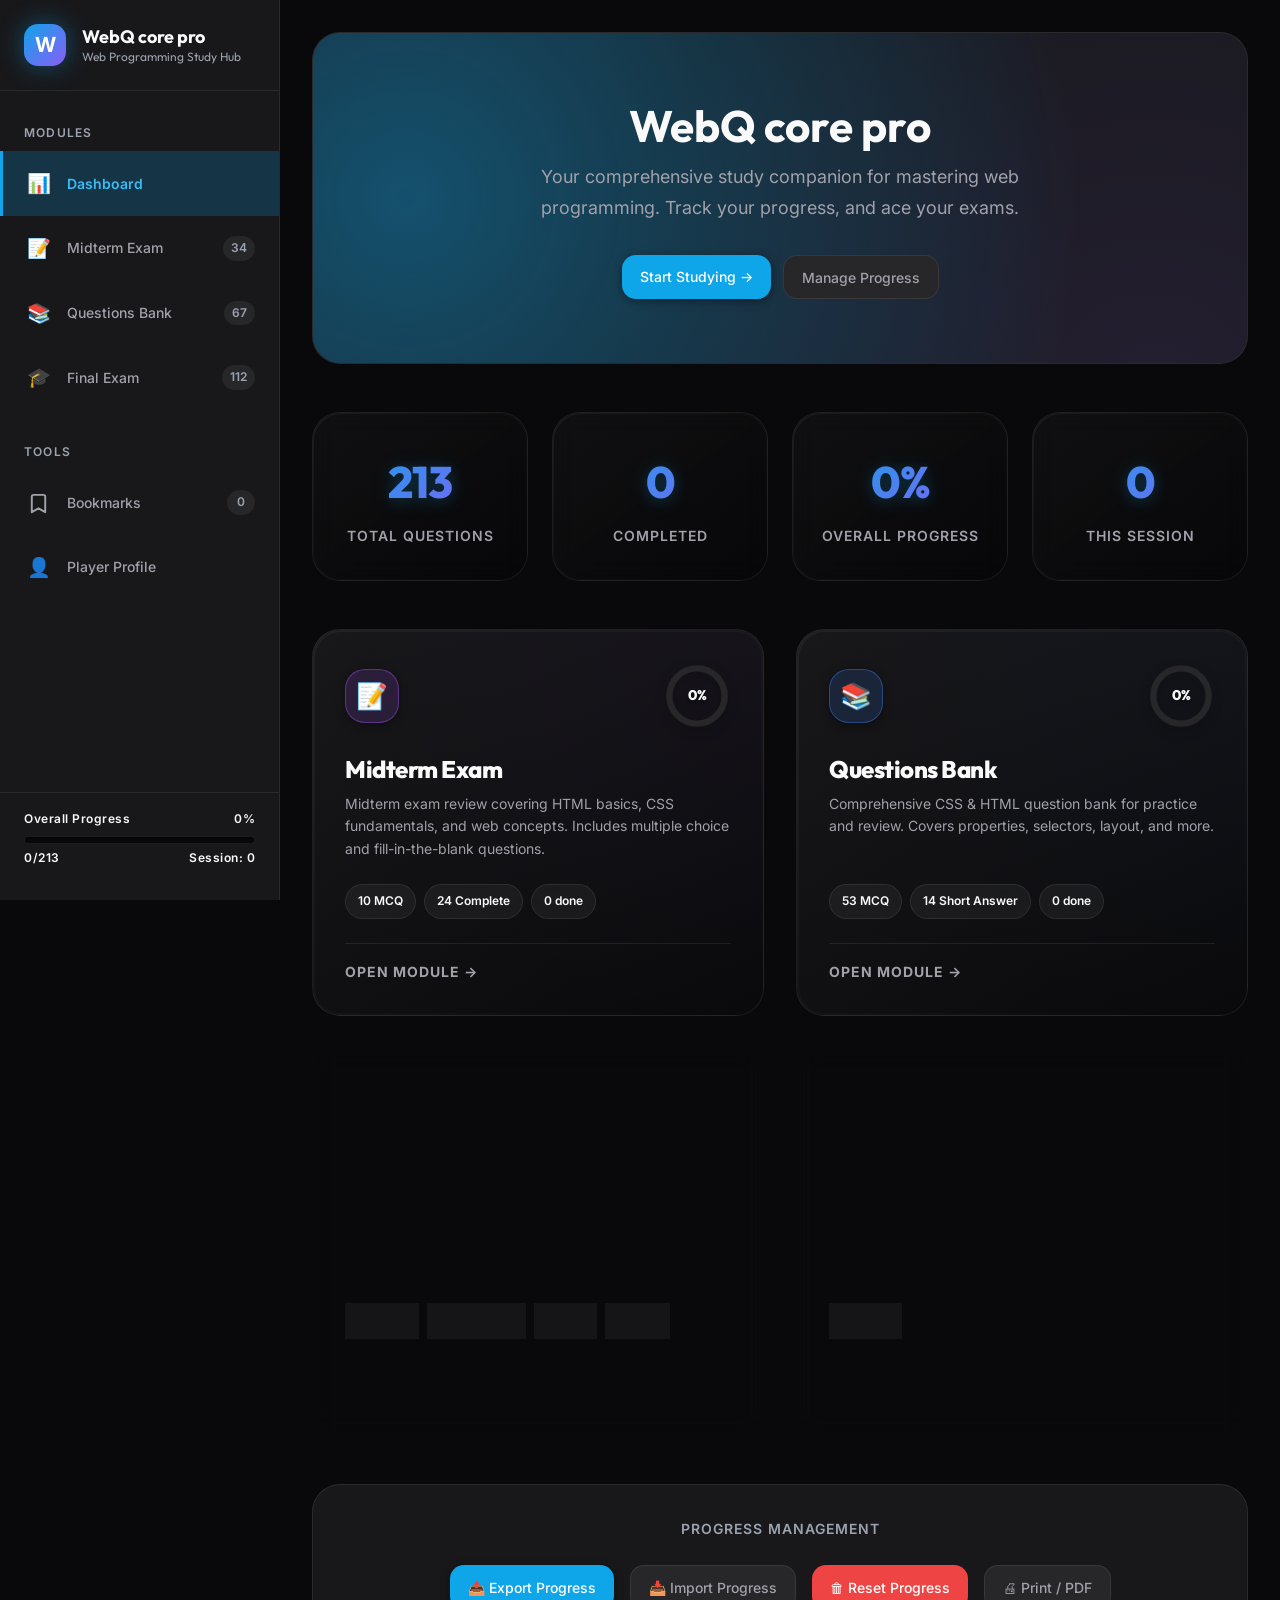
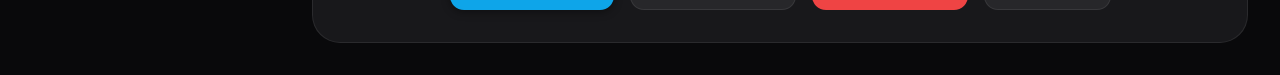
<file: index.html>
<!DOCTYPE html>
<html lang="en">
<head>
    <meta charset="UTF-8">
    <meta name="viewport" content="width=device-width, initial-scale=1.0">
    <meta name="description" content="WebQ core pro — A comprehensive web programming learning platform for university students. Track progress, and master HTML, CSS & JavaScript.">
    <title>WebQ core pro — Dashboard</title>
    <link rel="preconnect" href="https://fonts.googleapis.com">
    <link rel="preconnect" href="https://fonts.gstatic.com" crossorigin>
    <link href="https://fonts.googleapis.com/css2?family=Inter:wght@300;400;500;600;700&family=Outfit:wght@400;500;600;700;800&family=JetBrains+Mono:wght@400;500&display=swap" rel="stylesheet">
    <link rel="stylesheet" href="shared/styles.css">
    <script defer src="https://cloud.umami.is/script.js" data-website-id="bdf5019f-ab4c-484a-9d8c-2128169dc27f"></script>
</head>
<body>
    <div class="app-layout">

        <!-- ======== SIDEBAR ======== -->
        <aside class="sidebar" aria-label="Main Navigation">
            <div class="sidebar-brand">
                <div class="brand-icon">W</div>
                <div class="brand-text">
                    WebQ core pro
                    <small>Web Programming Study Hub</small>
                </div>
            </div>

            <nav class="sidebar-nav">
                <div class="nav-section-title">Modules</div>
                <a href="index.html" class="nav-link active" aria-label="Dashboard">
                    <span class="nav-icon">📊</span>
                    <span>Dashboard</span>
                </a>
                <a href="midterm/index.html" class="nav-link" aria-label="Midterm Exam">
                    <span class="nav-icon">📝</span>
                    <span>Midterm Exam</span>
                    <span class="nav-badge">34</span>
                </a>
                <a href="questions/index.html" class="nav-link" aria-label="Questions Bank">
                    <span class="nav-icon">📚</span>
                    <span>Questions Bank</span>
                    <span class="nav-badge">67</span>
                </a>
                <a href="final/index.html" class="nav-link" aria-label="Final Exam">
                    <span class="nav-icon">🎓</span>
                    <span>Final Exam</span>
                    <span class="nav-badge">112</span>
                </a>

                <div class="nav-section-title" style="margin-top: 16px;">Tools</div>
                <a href="bookmarks/index.html" class="nav-link" aria-label="Bookmarks">
                    <span class="nav-icon"><svg xmlns="http://www.w3.org/2000/svg" width="1.2em" height="1.2em" viewBox="0 0 24 24" fill="none" stroke="currentColor" stroke-width="2" stroke-linecap="round" stroke-linejoin="round" style="vertical-align: middle; margin-top: -2px;"><path d="m19 21-7-4-7 4V5a2 2 0 0 1 2-2h10a2 2 0 0 1 2 2v16z"/></svg></span>
                    <span>Bookmarks</span>
                    <span class="nav-badge" id="sidebar-bookmarks-count">0</span>
                </a>
                <a href="#" class="nav-link" onclick="openPlayerProfile(); return false;" aria-label="Player Profile">
                    <span class="nav-icon">👤</span>
                    <span>Player Profile</span>
                </a>

            </nav>

            <div class="sidebar-footer">
                <div class="sidebar-progress">
                    <div class="sidebar-progress-label">
                        <span>Overall Progress</span>
                        <span class="sidebar-progress-percent">0%</span>
                    </div>
                    <div class="sidebar-progress-bar">
                        <div class="sidebar-progress-fill" style="width: 0%"></div>
                    </div>
                    <div class="sidebar-progress-label" style="margin-top: 4px;">
                        <span class="sidebar-progress-count">0/0</span>
                        <span>Session: <span id="session-count">0</span></span>
                    </div>
                </div>
            </div>
        </aside>

        <!-- ======== SIDEBAR OVERLAY (Mobile) ======== -->
        <div class="sidebar-overlay" onclick="closeSidebar()"></div>

        <!-- ======== MAIN CONTENT ======== -->
        <main class="main-content">
            <div class="content-wrapper">

                <!-- Hero Section -->
                <section class="dashboard-hero" id="dashboard-hero">
                    <h1>WebQ core pro</h1>
                    <p class="hero-subtitle">Your comprehensive study companion for mastering web programming. Track your progress, and ace your exams.</p>
                    <div style="display: flex; gap: 12px; justify-content: center; flex-wrap: wrap; position: relative;">
                        <a href="midterm/index.html" class="btn btn-primary">Start Studying →</a>
                        <button class="btn btn-secondary" onclick="document.getElementById('quick-actions-section').scrollIntoView({behavior:'smooth'})">Manage Progress</button>
                    </div>
                </section>

                <!-- Global Stats -->
                <section class="global-stats" aria-label="Global Statistics">
                    <div class="stat-card">
                        <div class="stat-value" id="total-questions">213</div>
                        <div class="stat-label">Total Questions</div>
                    </div>
                    <div class="stat-card">
                        <div class="stat-value" id="total-completed">0</div>
                        <div class="stat-label">Completed</div>
                    </div>
                    <div class="stat-card">
                        <div class="stat-value" id="total-percent">0%</div>
                        <div class="stat-label">Overall Progress</div>
                    </div>
                    <div class="stat-card">
                        <div class="stat-value" id="session-count-hero">0</div>
                        <div class="stat-label">This Session</div>
                    </div>
                </section>

                <!-- Module Cards -->
                <section class="modules-grid" aria-label="Study Modules">

                    <!-- Midterm Module -->
                    <a href="midterm/index.html" class="module-card module-midterm">
                        <div class="module-card-header">
                            <div class="module-icon">📝</div>
                            <div class="progress-ring-container">
                                <svg class="progress-ring" viewBox="0 0 64 64">
                                    <circle class="progress-ring-bg" cx="32" cy="32" r="26"/>
                                    <circle class="progress-ring-fill" cx="32" cy="32" r="26" style="stroke-dasharray: 163.36; stroke-dashoffset: 163.36;"/>
                                </svg>
                                <span class="progress-ring-text">0%</span>
                            </div>
                        </div>
                        <h3 class="module-title">Midterm Exam</h3>
                        <p class="module-desc">Midterm exam review covering HTML basics, CSS fundamentals, and web concepts. Includes multiple choice and fill-in-the-blank questions.</p>
                        <div class="module-stats">
                            <span class="module-stat-chip">10 MCQ</span>
                            <span class="module-stat-chip">24 Complete</span>
                            <span class="module-stat-chip module-completed">0 done</span>
                        </div>
                        <div class="module-link-arrow">
                            Open Module →
                        </div>
                    </a>

                    <!-- Questions Bank Module -->
                    <a href="questions/index.html" class="module-card module-questions">
                        <div class="module-card-header">
                            <div class="module-icon">📚</div>
                            <div class="progress-ring-container">
                                <svg class="progress-ring" viewBox="0 0 64 64">
                                    <circle class="progress-ring-bg" cx="32" cy="32" r="26"/>
                                    <circle class="progress-ring-fill" cx="32" cy="32" r="26" style="stroke-dasharray: 163.36; stroke-dashoffset: 163.36;"/>
                                </svg>
                                <span class="progress-ring-text">0%</span>
                            </div>
                        </div>
                        <h3 class="module-title">Questions Bank</h3>
                        <p class="module-desc">Comprehensive CSS & HTML question bank for practice and review. Covers properties, selectors, layout, and more.</p>
                        <div class="module-stats">
                            <span class="module-stat-chip">53 MCQ</span>
                            <span class="module-stat-chip">14 Short Answer</span>
                            <span class="module-stat-chip module-completed">0 done</span>
                        </div>
                        <div class="module-link-arrow">
                            Open Module →
                        </div>
                    </a>

                    <!-- Final Exam Module -->
                    <a href="final/index.html" class="module-card module-final">
                        <div class="module-card-header">
                            <div class="module-icon">🎓</div>
                            <div class="progress-ring-container">
                                <svg class="progress-ring" viewBox="0 0 64 64">
                                    <circle class="progress-ring-bg" cx="32" cy="32" r="26"/>
                                    <circle class="progress-ring-fill" cx="32" cy="32" r="26" style="stroke-dasharray: 163.36; stroke-dashoffset: 163.36;"/>
                                </svg>
                                <span class="progress-ring-text">0%</span>
                            </div>
                        </div>
                        <h3 class="module-title">Final Exam</h3>
                        <p class="module-desc">Complete final exam review covering HTML, CSS, JavaScript, and web fundamentals. Includes MCQ, complete, and true/false questions.</p>
                        <div class="module-stats">
                            <span class="module-stat-chip">69 MCQ</span>
                            <span class="module-stat-chip">23 Complete</span>
                            <span class="module-stat-chip">20 T/F</span>
                            <span class="module-stat-chip module-completed">0 done</span>
                        </div>
                        <div class="module-link-arrow">
                            Open Module →
                        </div>
                    </a>

                    <!-- Bookmarks Module -->
                    <a href="bookmarks/index.html" class="module-card module-bookmarks">
                        <div class="module-card-header">
                            <div class="module-icon"><svg xmlns="http://www.w3.org/2000/svg" width="1em" height="1em" viewBox="0 0 24 24" fill="none" stroke="currentColor" stroke-width="2" stroke-linecap="round" stroke-linejoin="round"><path d="m19 21-7-4-7 4V5a2 2 0 0 1 2-2h10a2 2 0 0 1 2 2v16z"/></svg></div>
                        </div>
                        <h3 class="module-title">Bookmarks</h3>
                        <p class="module-desc">Your curated list of saved questions across all modules. Review your bookmarks here.</p>
                        <div class="module-stats">
                            <span class="module-stat-chip"><span id="bookmarks-count-card">0</span> Saved</span>
                        </div>
                        <div class="module-link-arrow">
                            Open Bookmarks →
                        </div>
                    </a>

                </section>

                <!-- Quick Actions -->
                <section class="quick-actions" id="quick-actions-section" aria-label="Quick Actions">
                    <div class="quick-actions-title">Progress Management</div>
                    <button class="btn btn-primary" onclick="exportProgress()" id="export-btn">
                        📤 Export Progress
                    </button>
                    <label class="btn btn-secondary" style="cursor: pointer;">
                        📥 Import Progress
                        <input type="file" accept=".json" onchange="importProgress(this)" style="display:none;">
                    </label>
                    <button class="btn btn-danger" onclick="resetProgress()" id="reset-btn">
                        🗑 Reset Progress
                    </button>
                    <button class="btn btn-secondary" onclick="printView()" id="print-btn">
                        🖨 Print / PDF
                    </button>
                </section>

            </div>
        </main>



        <!-- Mobile Toggle -->
        <button class="mobile-toggle" onclick="toggleSidebar()" aria-label="Toggle Navigation">☰</button>

    </div>



    <!-- Toast Container -->
    <div id="toast-container" class="toast-container"></div>

    <!-- Scripts — load all data for dashboard stats -->
    <script src="midterm/data.js"></script>
    <script src="questions/data.js"></script>
    <script src="final/data.js"></script>
    <script src="shared/db.js"></script>
    <script src="shared/core.js"></script>
    <script>
        document.addEventListener('DOMContentLoaded', function() {
            initDashboard();

            // Also update the hero session count
            const heroSession = document.getElementById('session-count-hero');
            if (heroSession) heroSession.textContent = STATE.sessionAnswered;
        });
    </script>
</body>
</html>
</file>
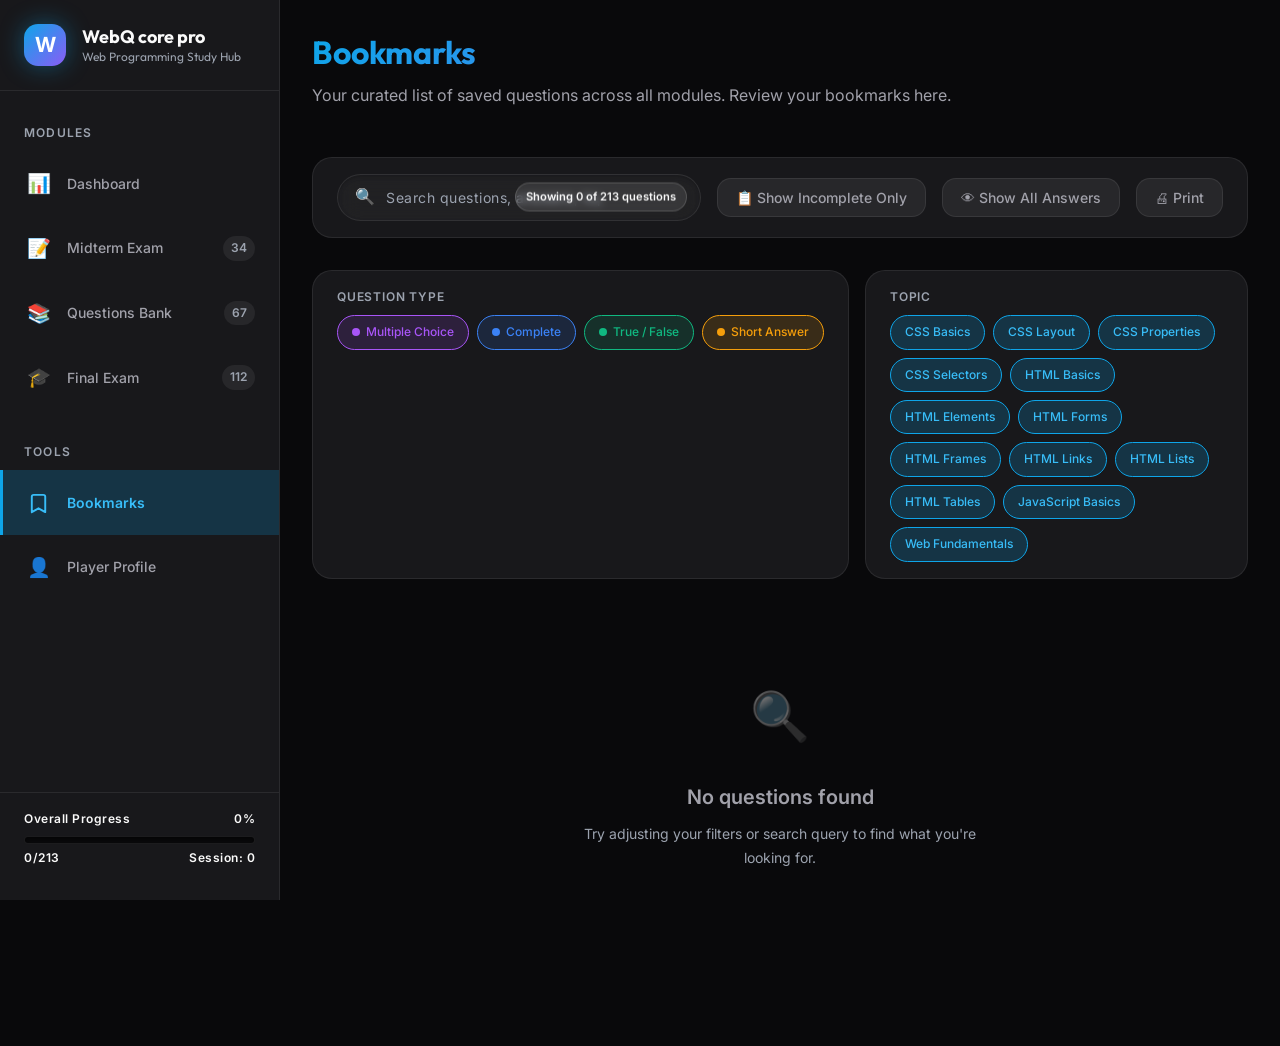
<file: bookmarks/index.html>
<!DOCTYPE html>
<html lang="en">
<head>
    <meta charset="UTF-8">
    <meta name="viewport" content="width=device-width, initial-scale=1.0">
    <meta name="description" content="WebQ core pro — Bookmarks: Your curated list of saved questions from all modules.">
    <title>Bookmarks — WebQ core pro</title>
    <link rel="preconnect" href="https://fonts.googleapis.com">
    <link rel="preconnect" href="https://fonts.gstatic.com" crossorigin>
    <link href="https://fonts.googleapis.com/css2?family=Inter:wght@300;400;500;600;700&family=Outfit:wght@400;500;600;700;800&family=JetBrains+Mono:wght@400;500&display=swap" rel="stylesheet">
    <link rel="stylesheet" href="../shared/styles.css">
</head>
<body>
    <div class="app-layout">

        <!-- ======== SIDEBAR ======== -->
        <aside class="sidebar" aria-label="Main Navigation">
            <div class="sidebar-brand">
                <div class="brand-icon">W</div>
                <div class="brand-text">
                    WebQ core pro
                    <small>Web Programming Study Hub</small>
                </div>
            </div>

            <nav class="sidebar-nav">
                <div class="nav-section-title">Modules</div>
                <a href="../index.html" class="nav-link" aria-label="Dashboard">
                    <span class="nav-icon">📊</span>
                    <span>Dashboard</span>
                </a>
                <a href="../midterm/index.html" class="nav-link" aria-label="Midterm Exam">
                    <span class="nav-icon">📝</span>
                    <span>Midterm Exam</span>
                    <span class="nav-badge">34</span>
                </a>
                <a href="../questions/index.html" class="nav-link" aria-label="Questions Bank">
                    <span class="nav-icon">📚</span>
                    <span>Questions Bank</span>
                    <span class="nav-badge">67</span>
                </a>
                <a href="../final/index.html" class="nav-link" aria-label="Final Exam">
                    <span class="nav-icon">🎓</span>
                    <span>Final Exam</span>
                    <span class="nav-badge">112</span>
                </a>

                <div class="nav-section-title" style="margin-top: 16px;">Tools</div>
                <a href="../bookmarks/index.html" class="nav-link active" aria-label="Bookmarks">
                    <span class="nav-icon"><svg xmlns="http://www.w3.org/2000/svg" width="1.2em" height="1.2em" viewBox="0 0 24 24" fill="none" stroke="currentColor" stroke-width="2" stroke-linecap="round" stroke-linejoin="round" style="vertical-align: middle; margin-top: -2px;"><path d="m19 21-7-4-7 4V5a2 2 0 0 1 2-2h10a2 2 0 0 1 2 2v16z"/></svg></span>
                    <span>Bookmarks</span>
                </a>
                <a href="#" class="nav-link" onclick="openPlayerProfile(); return false;" aria-label="Player Profile">
                    <span class="nav-icon">👤</span>
                    <span>Player Profile</span>
                </a>

            </nav>

            <div class="sidebar-footer">
                <div class="sidebar-progress">
                    <div class="sidebar-progress-label">
                        <span>Overall Progress</span>
                        <span class="sidebar-progress-percent">0%</span>
                    </div>
                    <div class="sidebar-progress-bar">
                        <div class="sidebar-progress-fill" style="width: 0%"></div>
                    </div>
                    <div class="sidebar-progress-label" style="margin-top: 4px;">
                        <span class="sidebar-progress-count">0/0</span>
                        <span>Session: <span id="session-count">0</span></span>
                    </div>
                </div>
            </div>
        </aside>

        <!-- Sidebar Overlay (Mobile) -->
        <div class="sidebar-overlay"></div>

        <!-- ======== MAIN CONTENT ======== -->
        <main class="main-content">
            <div class="content-wrapper">

                <!-- Page Header -->
                <div class="page-header">
                    <h1>Bookmarks</h1>
                    <p class="page-subtitle">Your curated list of saved questions across all modules. Review your bookmarks here.</p>
                </div>

                <!-- Toolbar -->
                <div class="toolbar">
                    <div class="search-container">
                        <span class="search-icon">🔍</span>
                        <input type="text" class="search-input" id="search-input" placeholder="Search questions, answers, topics..." aria-label="Search questions">
                        <div class="search-stats" id="search-stats" aria-live="polite"></div>
                    </div>
                    <button class="btn btn-secondary" id="incomplete-btn" onclick="toggleIncompleteOnly()">📋 Show Incomplete Only</button>
                    <!-- Show Bookmarked toggle is omitted here since this entire page is for bookmarks -->
                    <button class="btn btn-secondary" id="toggle-all-answers-btn" onclick="toggleAllAnswers()">👁 Show All Answers</button>

                    <button class="btn btn-secondary" onclick="printView()">🖨 Print</button>
                </div>

                <!-- Filters -->
                <div class="filter-panel">
                    <div class="filter-group">
                        <div class="filter-group-title">Question Type</div>
                        <div class="filter-options" id="type-filters"></div>
                    </div>
                    <div class="filter-group" style="flex: 1;">
                        <div class="filter-group-title">Topic</div>
                        <div class="filter-options" id="topic-filters"></div>
                    </div>
                </div>

                <!-- Questions Grid -->
                <div class="questions-grid" id="questions-grid"></div>

                <!-- Pagination -->
                <div class="pagination" id="pagination"></div>

            </div>
        </main>



        <!-- Mobile Toggle -->
        <button class="mobile-toggle" onclick="toggleSidebar()" aria-label="Toggle Navigation">☰</button>

    </div>



    <!-- Toast Container -->
    <div id="toast-container" class="toast-container"></div>

    <!-- Scripts -->
    <script src="../midterm/data.js"></script>
    <script src="../questions/data.js"></script>
    <script src="../final/data.js"></script>
    <script src="../shared/db.js"></script>
    <script src="../shared/core.js"></script>
    <script>
        document.addEventListener('DOMContentLoaded', function() {
            // Combine all questions into one module
            const BOOKMARKS_DATA = {
                mcq: [
                    ...(typeof MIDTERM_DATA !== 'undefined' && MIDTERM_DATA.mcq ? MIDTERM_DATA.mcq : []),
                    ...(typeof QUESTIONS_DATA !== 'undefined' && QUESTIONS_DATA.mcq ? QUESTIONS_DATA.mcq : []),
                    ...(typeof FINAL_DATA !== 'undefined' && FINAL_DATA.mcq ? FINAL_DATA.mcq : [])
                ],
                tf: [
                    ...(typeof MIDTERM_DATA !== 'undefined' && MIDTERM_DATA.tf ? MIDTERM_DATA.tf : []),
                    ...(typeof QUESTIONS_DATA !== 'undefined' && QUESTIONS_DATA.tf ? QUESTIONS_DATA.tf : []),
                    ...(typeof FINAL_DATA !== 'undefined' && FINAL_DATA.tf ? FINAL_DATA.tf : [])
                ],
                short: [
                    ...(typeof MIDTERM_DATA !== 'undefined' && MIDTERM_DATA.short ? MIDTERM_DATA.short : []),
                    ...(typeof QUESTIONS_DATA !== 'undefined' && QUESTIONS_DATA.short ? QUESTIONS_DATA.short : []),
                    ...(typeof FINAL_DATA !== 'undefined' && FINAL_DATA.short ? FINAL_DATA.short : [])
                ],
                complete: [
                    ...(typeof MIDTERM_DATA !== 'undefined' && MIDTERM_DATA.complete ? MIDTERM_DATA.complete : []),
                    ...(typeof QUESTIONS_DATA !== 'undefined' && QUESTIONS_DATA.complete ? QUESTIONS_DATA.complete : []),
                    ...(typeof FINAL_DATA !== 'undefined' && FINAL_DATA.complete ? FINAL_DATA.complete : [])
                ]
            };

            initModulePage(BOOKMARKS_DATA, { forceBookmarkedOnly: true });
        });
    </script>
</body>
</html>
</file>
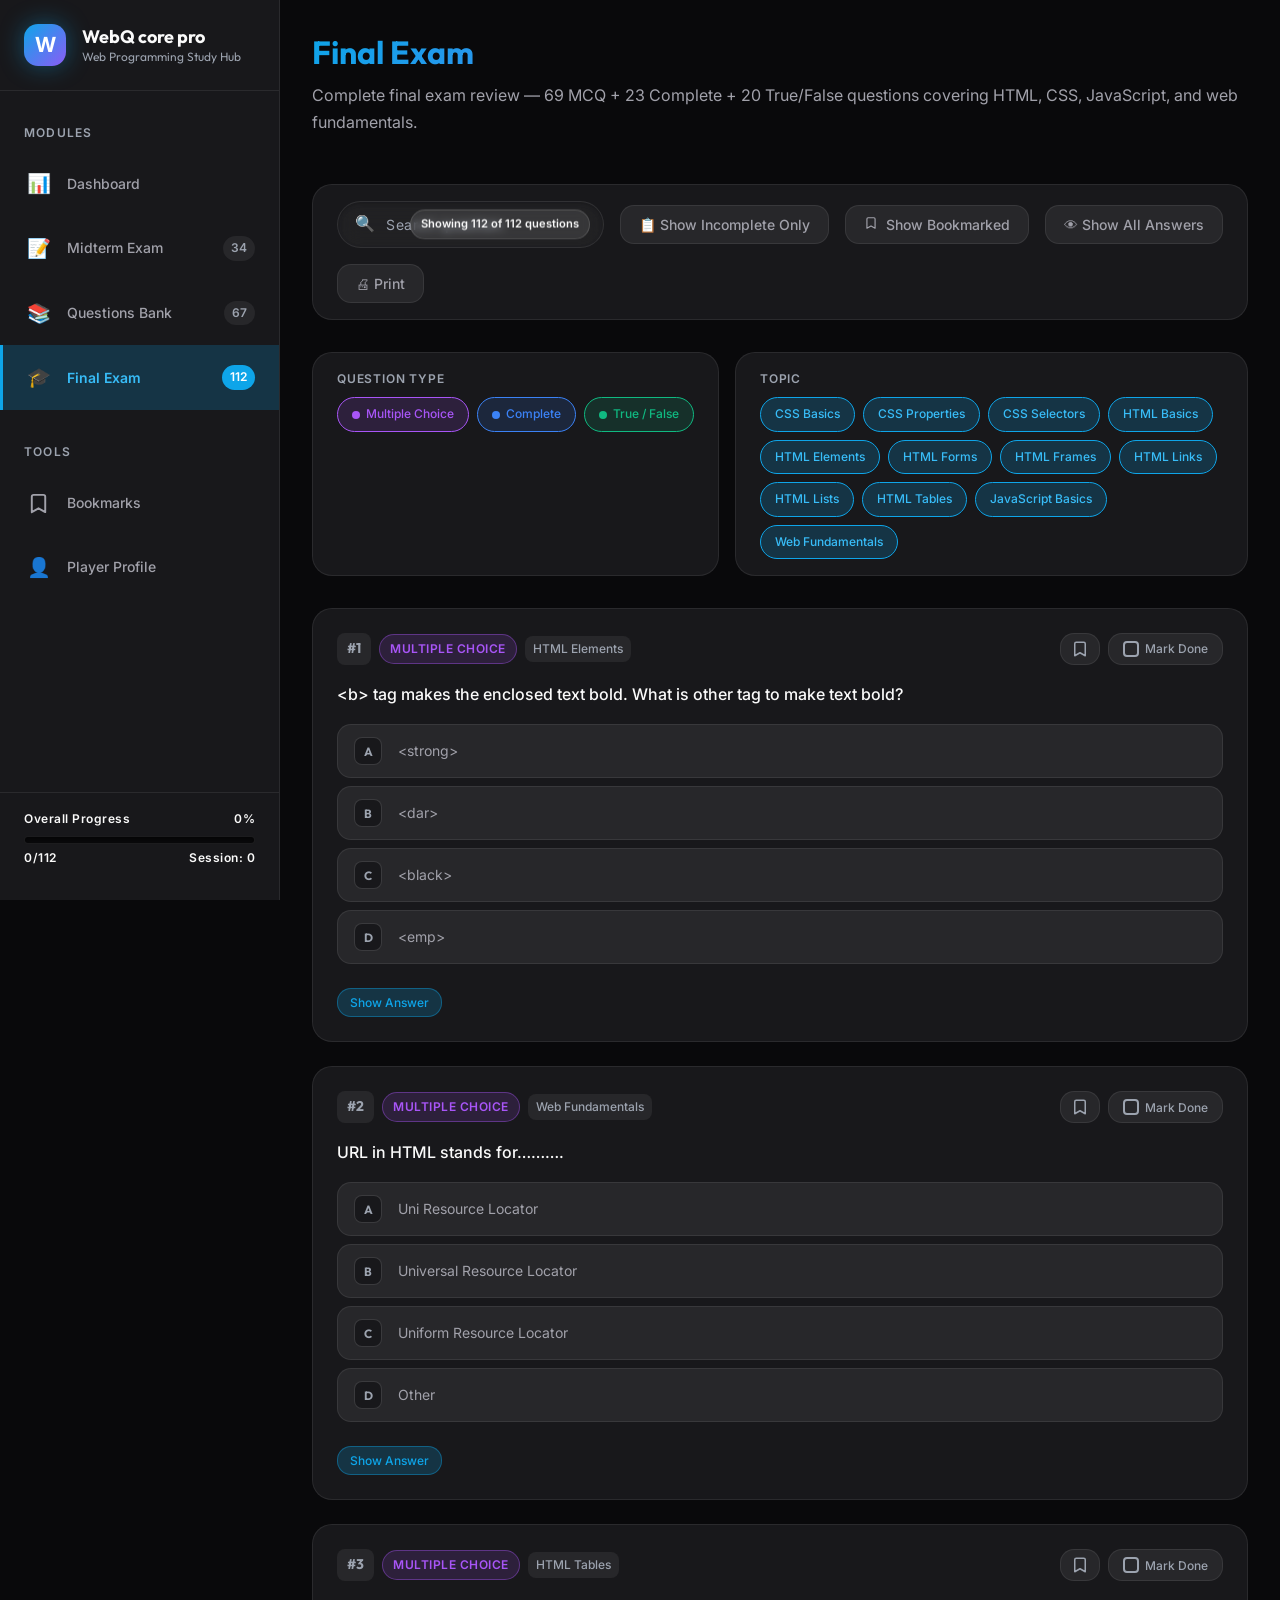
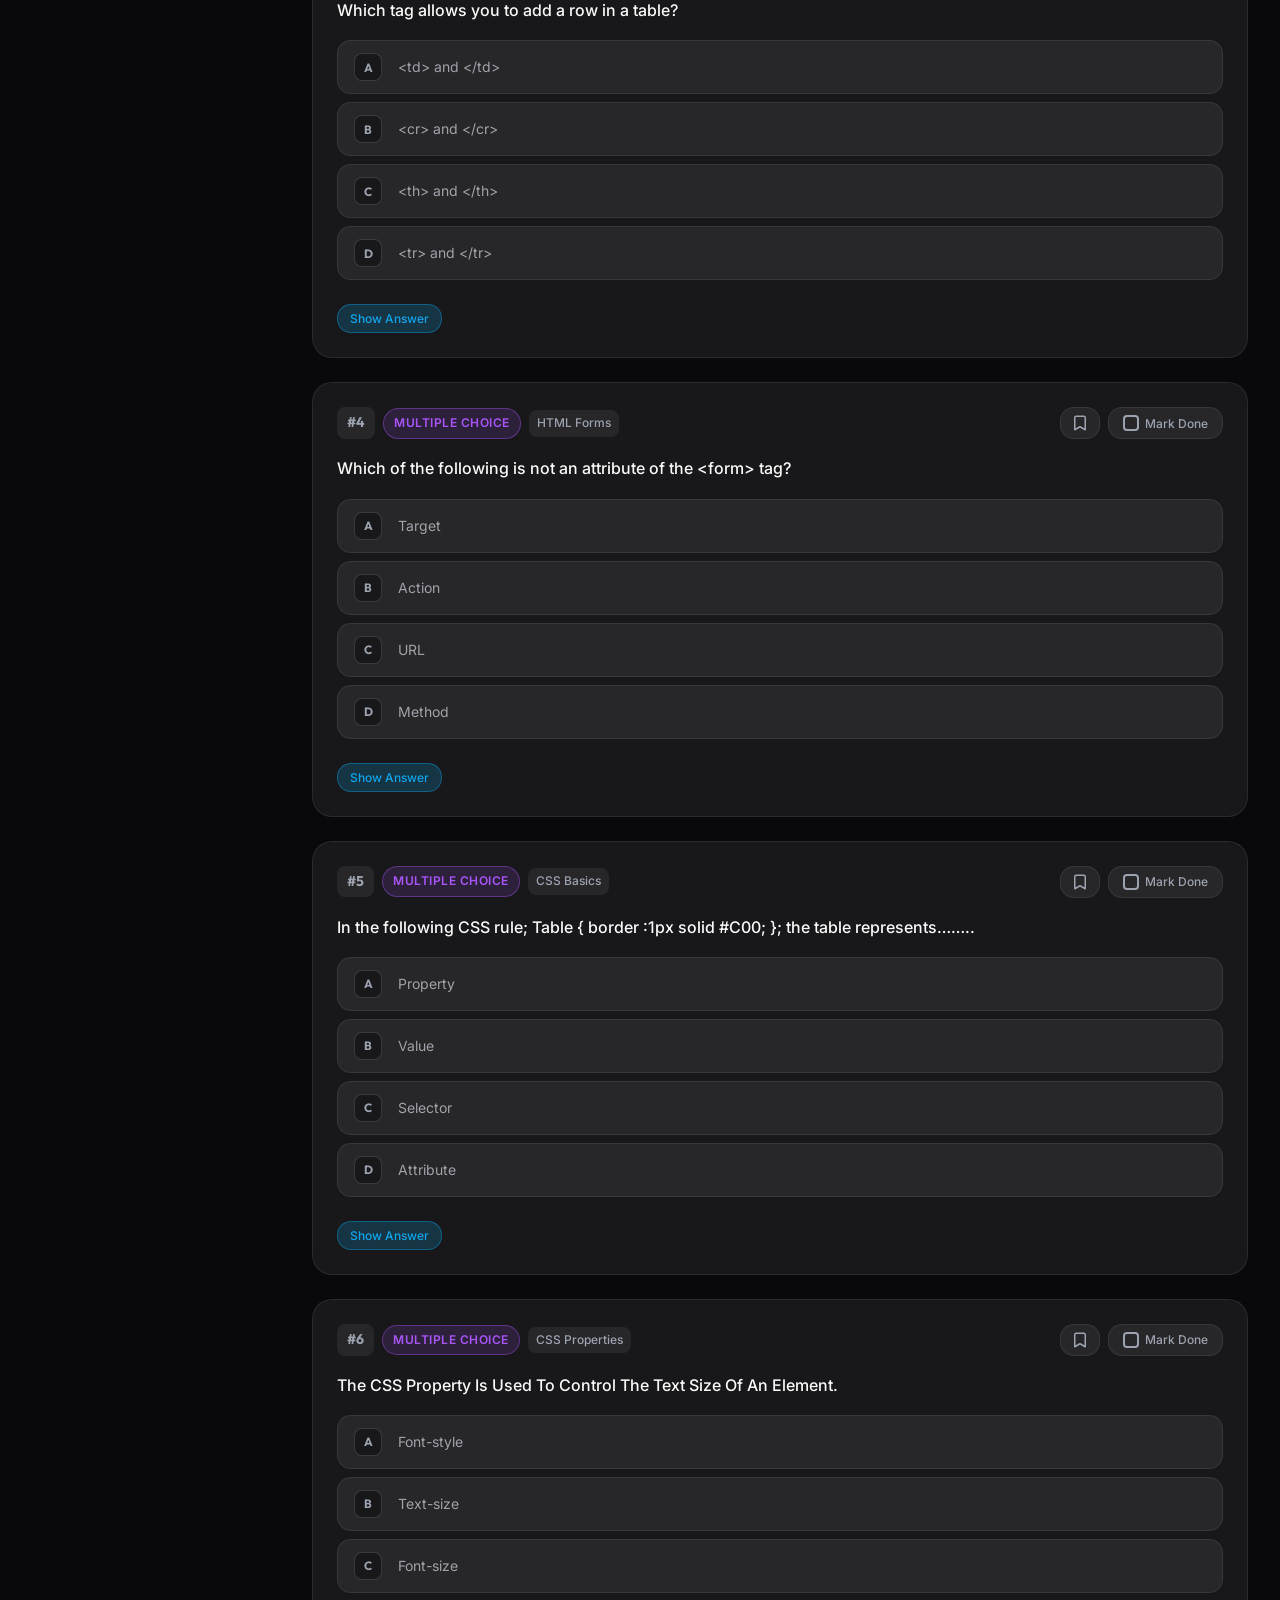
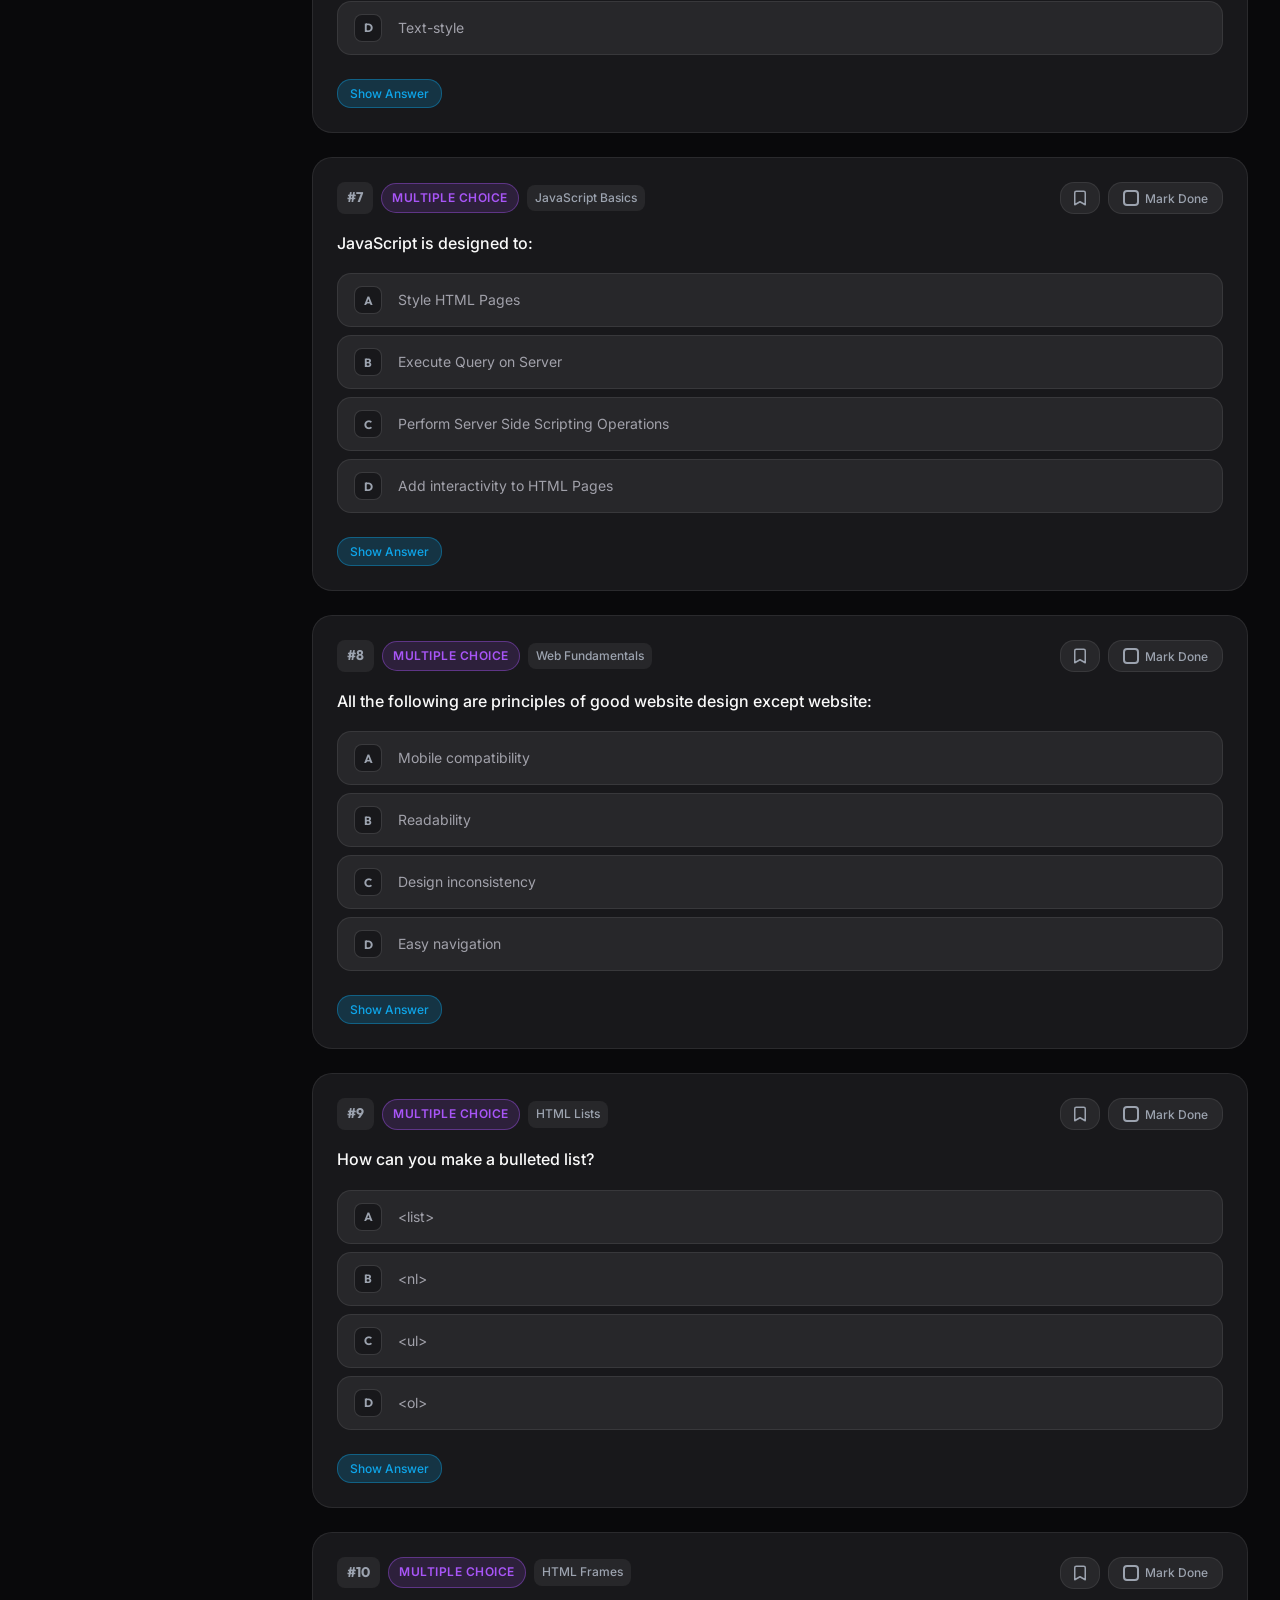
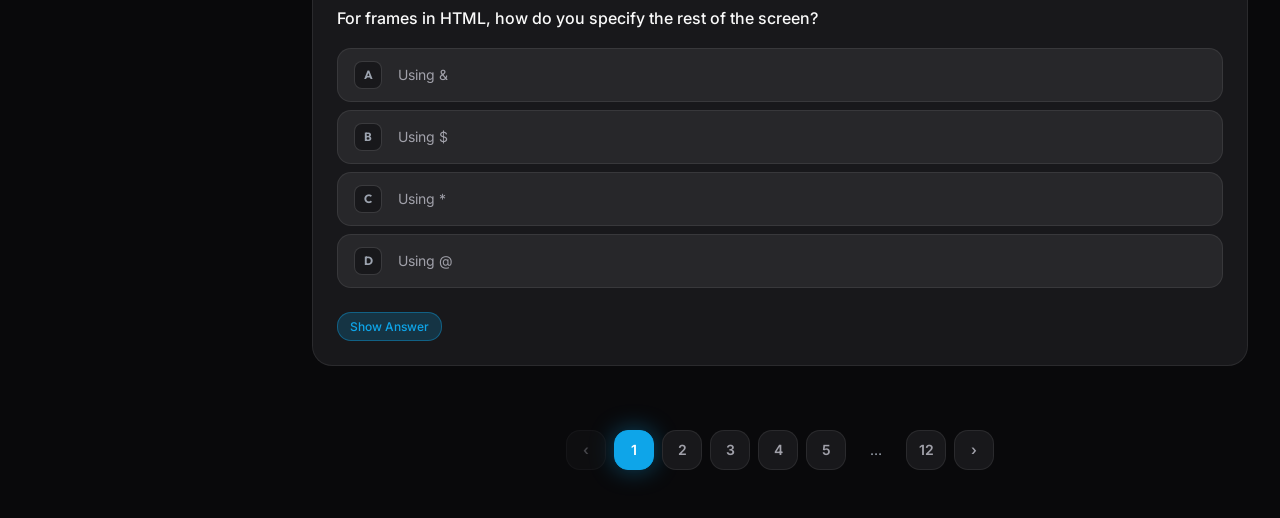
<file: final/index.html>
<!DOCTYPE html>
<html lang="en">
<head>
    <meta charset="UTF-8">
    <meta name="viewport" content="width=device-width, initial-scale=1.0">
    <meta name="description" content="WebQ core pro — Final Exam review: 69 MCQ, 23 fill-in-the-blank, and 20 true/false questions covering HTML, CSS, JavaScript, and web fundamentals.">
    <title>Final Exam — WebQ core pro</title>
    <link rel="preconnect" href="https://fonts.googleapis.com">
    <link rel="preconnect" href="https://fonts.gstatic.com" crossorigin>
    <link href="https://fonts.googleapis.com/css2?family=Inter:wght@300;400;500;600;700&family=Outfit:wght@400;500;600;700;800&family=JetBrains+Mono:wght@400;500&display=swap" rel="stylesheet">
    <link rel="stylesheet" href="../shared/styles.css">
    <script defer src="https://cloud.umami.is/script.js" data-website-id="bdf5019f-ab4c-484a-9d8c-2128169dc27f"></script>
</head>
<body>
    <div class="app-layout">

        <!-- ======== SIDEBAR ======== -->
        <aside class="sidebar" aria-label="Main Navigation">
            <div class="sidebar-brand">
                <div class="brand-icon">W</div>
                <div class="brand-text">
                    WebQ core pro
                    <small>Web Programming Study Hub</small>
                </div>
            </div>

            <nav class="sidebar-nav">
                <div class="nav-section-title">Modules</div>
                <a href="../index.html" class="nav-link" aria-label="Dashboard">
                    <span class="nav-icon">📊</span>
                    <span>Dashboard</span>
                </a>
                <a href="../midterm/index.html" class="nav-link" aria-label="Midterm Exam">
                    <span class="nav-icon">📝</span>
                    <span>Midterm Exam</span>
                    <span class="nav-badge">34</span>
                </a>
                <a href="../questions/index.html" class="nav-link" aria-label="Questions Bank">
                    <span class="nav-icon">📚</span>
                    <span>Questions Bank</span>
                    <span class="nav-badge">67</span>
                </a>
                <a href="../final/index.html" class="nav-link active" aria-label="Final Exam">
                    <span class="nav-icon">🎓</span>
                    <span>Final Exam</span>
                    <span class="nav-badge">112</span>
                </a>

                <div class="nav-section-title" style="margin-top: 16px;">Tools</div>
                <a href="../bookmarks/index.html" class="nav-link" aria-label="Bookmarks">
                    <span class="nav-icon"><svg xmlns="http://www.w3.org/2000/svg" width="1.2em" height="1.2em" viewBox="0 0 24 24" fill="none" stroke="currentColor" stroke-width="2" stroke-linecap="round" stroke-linejoin="round" style="vertical-align: middle; margin-top: -2px;"><path d="m19 21-7-4-7 4V5a2 2 0 0 1 2-2h10a2 2 0 0 1 2 2v16z"/></svg></span>
                    <span>Bookmarks</span>
                </a>
                <a href="#" class="nav-link" onclick="openPlayerProfile(); return false;" aria-label="Player Profile">
                    <span class="nav-icon">👤</span>
                    <span>Player Profile</span>
                </a>

            </nav>

            <div class="sidebar-footer">
                <div class="sidebar-progress">
                    <div class="sidebar-progress-label">
                        <span>Overall Progress</span>
                        <span class="sidebar-progress-percent">0%</span>
                    </div>
                    <div class="sidebar-progress-bar">
                        <div class="sidebar-progress-fill" style="width: 0%"></div>
                    </div>
                    <div class="sidebar-progress-label" style="margin-top: 4px;">
                        <span class="sidebar-progress-count">0/0</span>
                        <span>Session: <span id="session-count">0</span></span>
                    </div>
                </div>
            </div>
        </aside>

        <!-- Sidebar Overlay (Mobile) -->
        <div class="sidebar-overlay"></div>

        <!-- ======== MAIN CONTENT ======== -->
        <main class="main-content">
            <div class="content-wrapper">

                <!-- Page Header -->
                <div class="page-header">
                    <h1>Final Exam</h1>
                    <p class="page-subtitle">Complete final exam review — 69 MCQ + 23 Complete + 20 True/False questions covering HTML, CSS, JavaScript, and web fundamentals.</p>
                </div>

                <!-- Toolbar -->
                <div class="toolbar">
                    <div class="search-container">
                        <span class="search-icon">🔍</span>
                        <input type="text" class="search-input" id="search-input" placeholder="Search questions, answers, topics..." aria-label="Search questions">
                        <div class="search-stats" id="search-stats" aria-live="polite"></div>
                    </div>
                    <button class="btn btn-secondary" id="incomplete-btn" onclick="toggleIncompleteOnly()">📋 Show Incomplete Only</button>
                    <button class="btn btn-secondary" id="bookmarked-btn" onclick="toggleBookmarkedOnly()"><svg xmlns="http://www.w3.org/2000/svg" width="1em" height="1em" viewBox="0 0 24 24" fill="none" stroke="currentColor" stroke-width="2" stroke-linecap="round" stroke-linejoin="round" style="vertical-align: middle; margin-top: -2px;"><path d="m19 21-7-4-7 4V5a2 2 0 0 1 2-2h10a2 2 0 0 1 2 2v16z"/></svg> Show Bookmarked</button>
                    <button class="btn btn-secondary" id="toggle-all-answers-btn" onclick="toggleAllAnswers()">👁 Show All Answers</button>

                    <button class="btn btn-secondary" onclick="printView()">🖨 Print</button>
                </div>

                <!-- Filters -->
                <div class="filter-panel">
                    <div class="filter-group">
                        <div class="filter-group-title">Question Type</div>
                        <div class="filter-options" id="type-filters"></div>
                    </div>
                    <div class="filter-group" style="flex: 1;">
                        <div class="filter-group-title">Topic</div>
                        <div class="filter-options" id="topic-filters"></div>
                    </div>
                </div>

                <!-- Questions Grid -->
                <div class="questions-grid" id="questions-grid"></div>

                <!-- Pagination -->
                <div class="pagination" id="pagination"></div>

            </div>
        </main>



        <!-- Mobile Toggle -->
        <button class="mobile-toggle" onclick="toggleSidebar()" aria-label="Toggle Navigation">☰</button>

    </div>



    <!-- Toast Container -->
    <div id="toast-container" class="toast-container"></div>

    <!-- Scripts -->
    <script src="data.js"></script>
    <script src="../shared/db.js"></script>
    <script src="../shared/core.js"></script>
    <script>
        document.addEventListener('DOMContentLoaded', function() {
            initModulePage(FINAL_DATA);
        });
    </script>
</body>
</html>
</file>
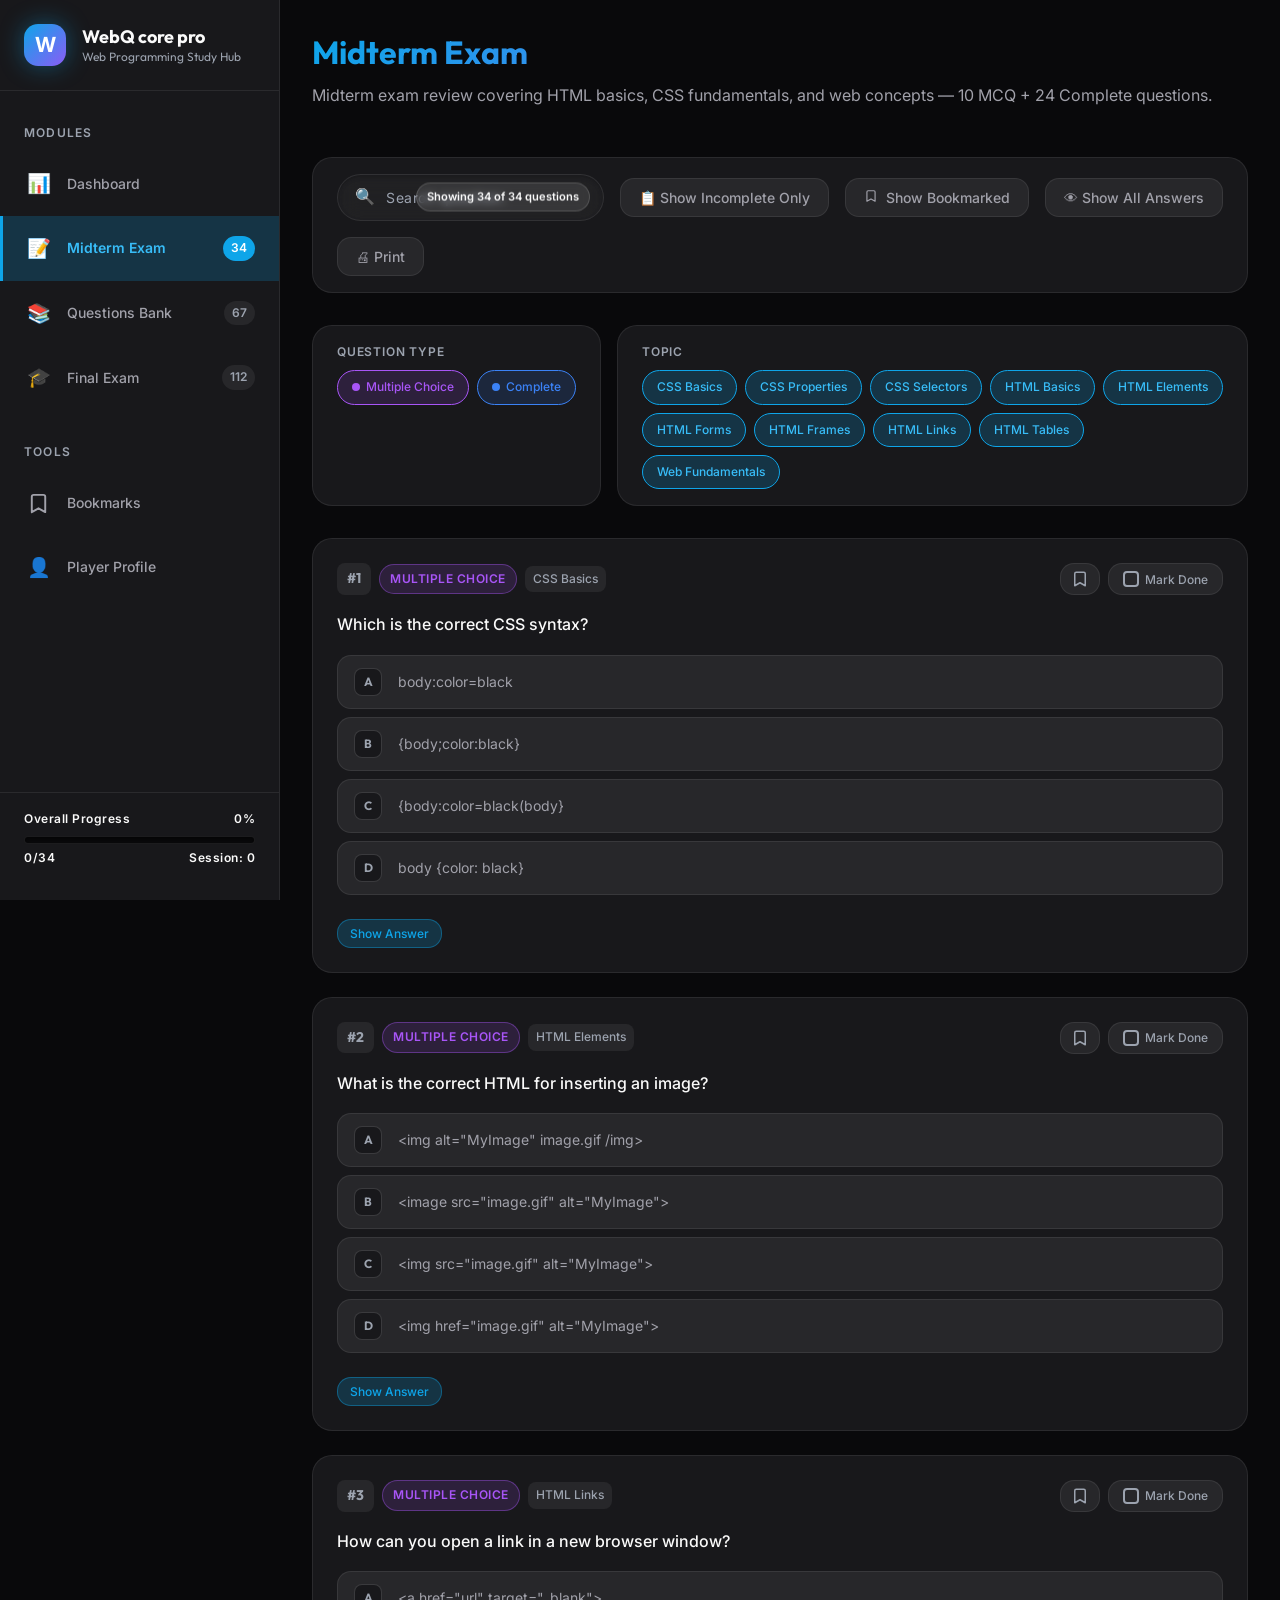
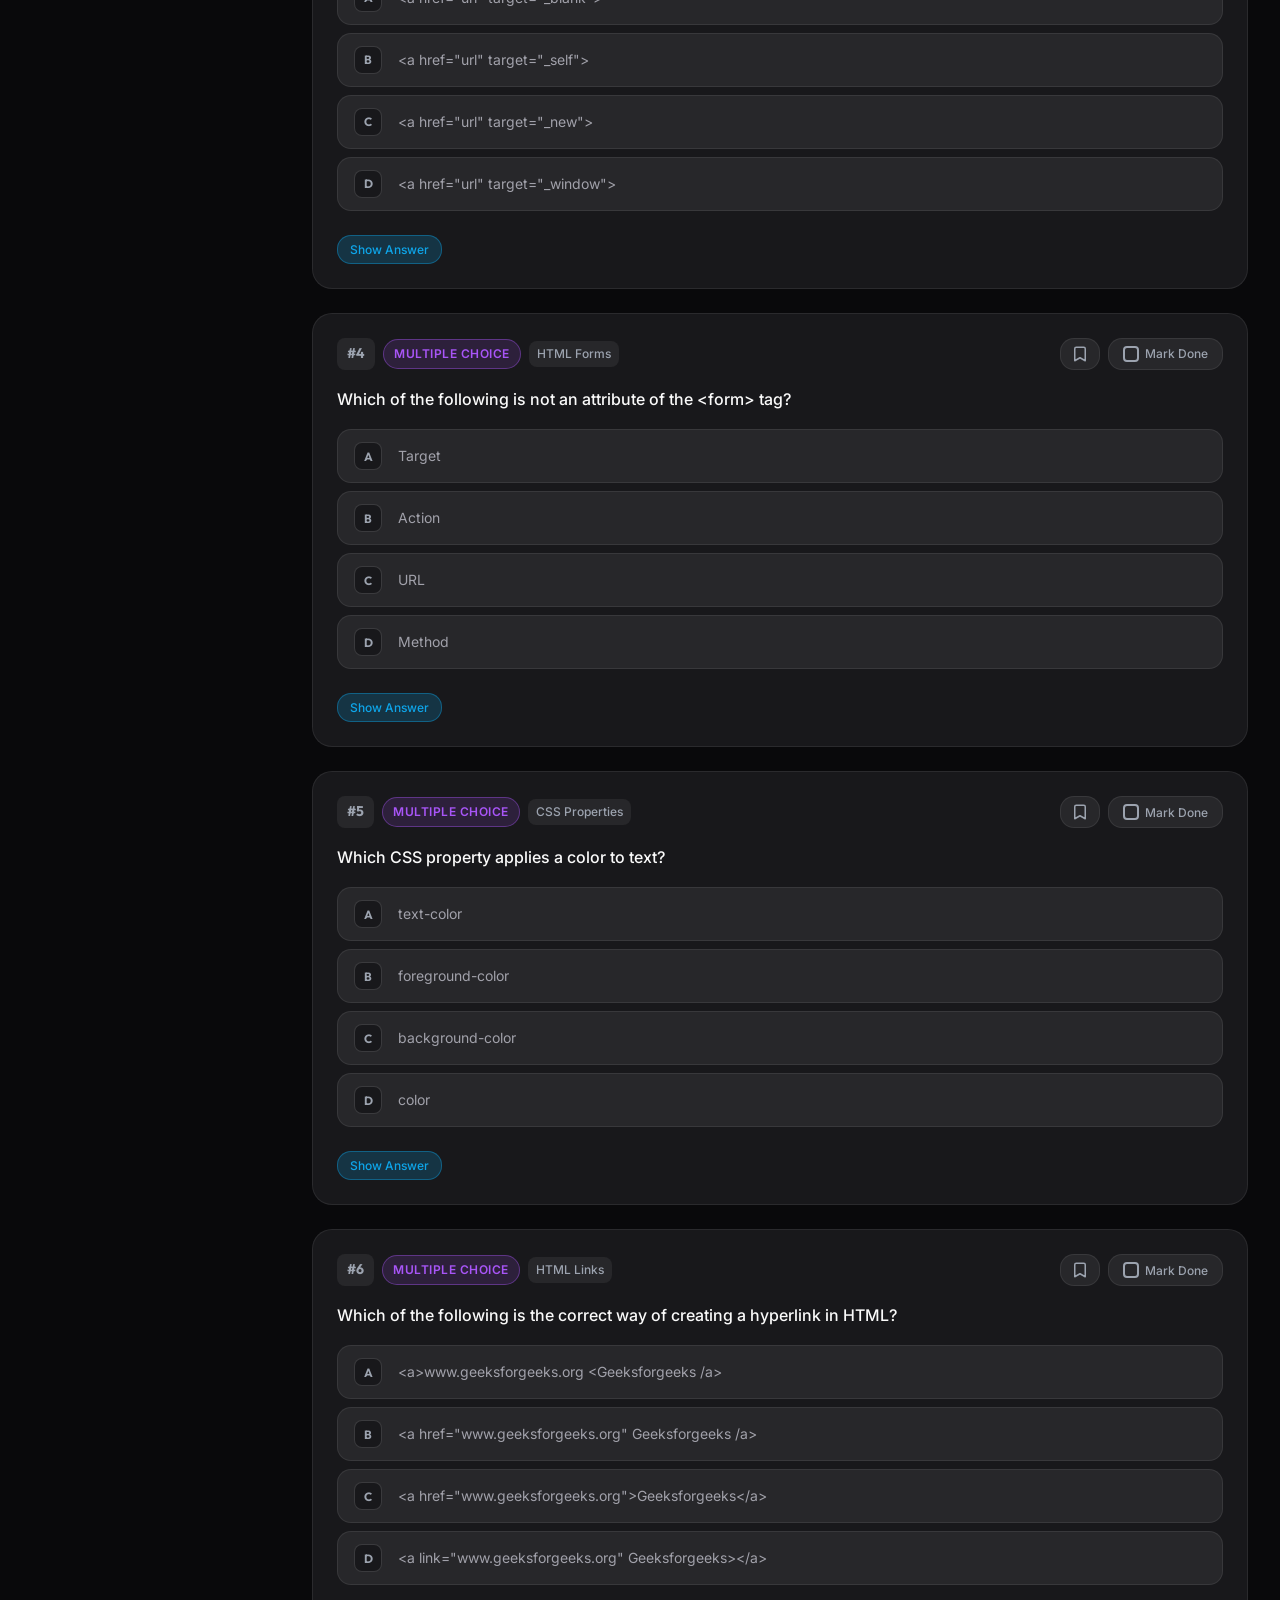
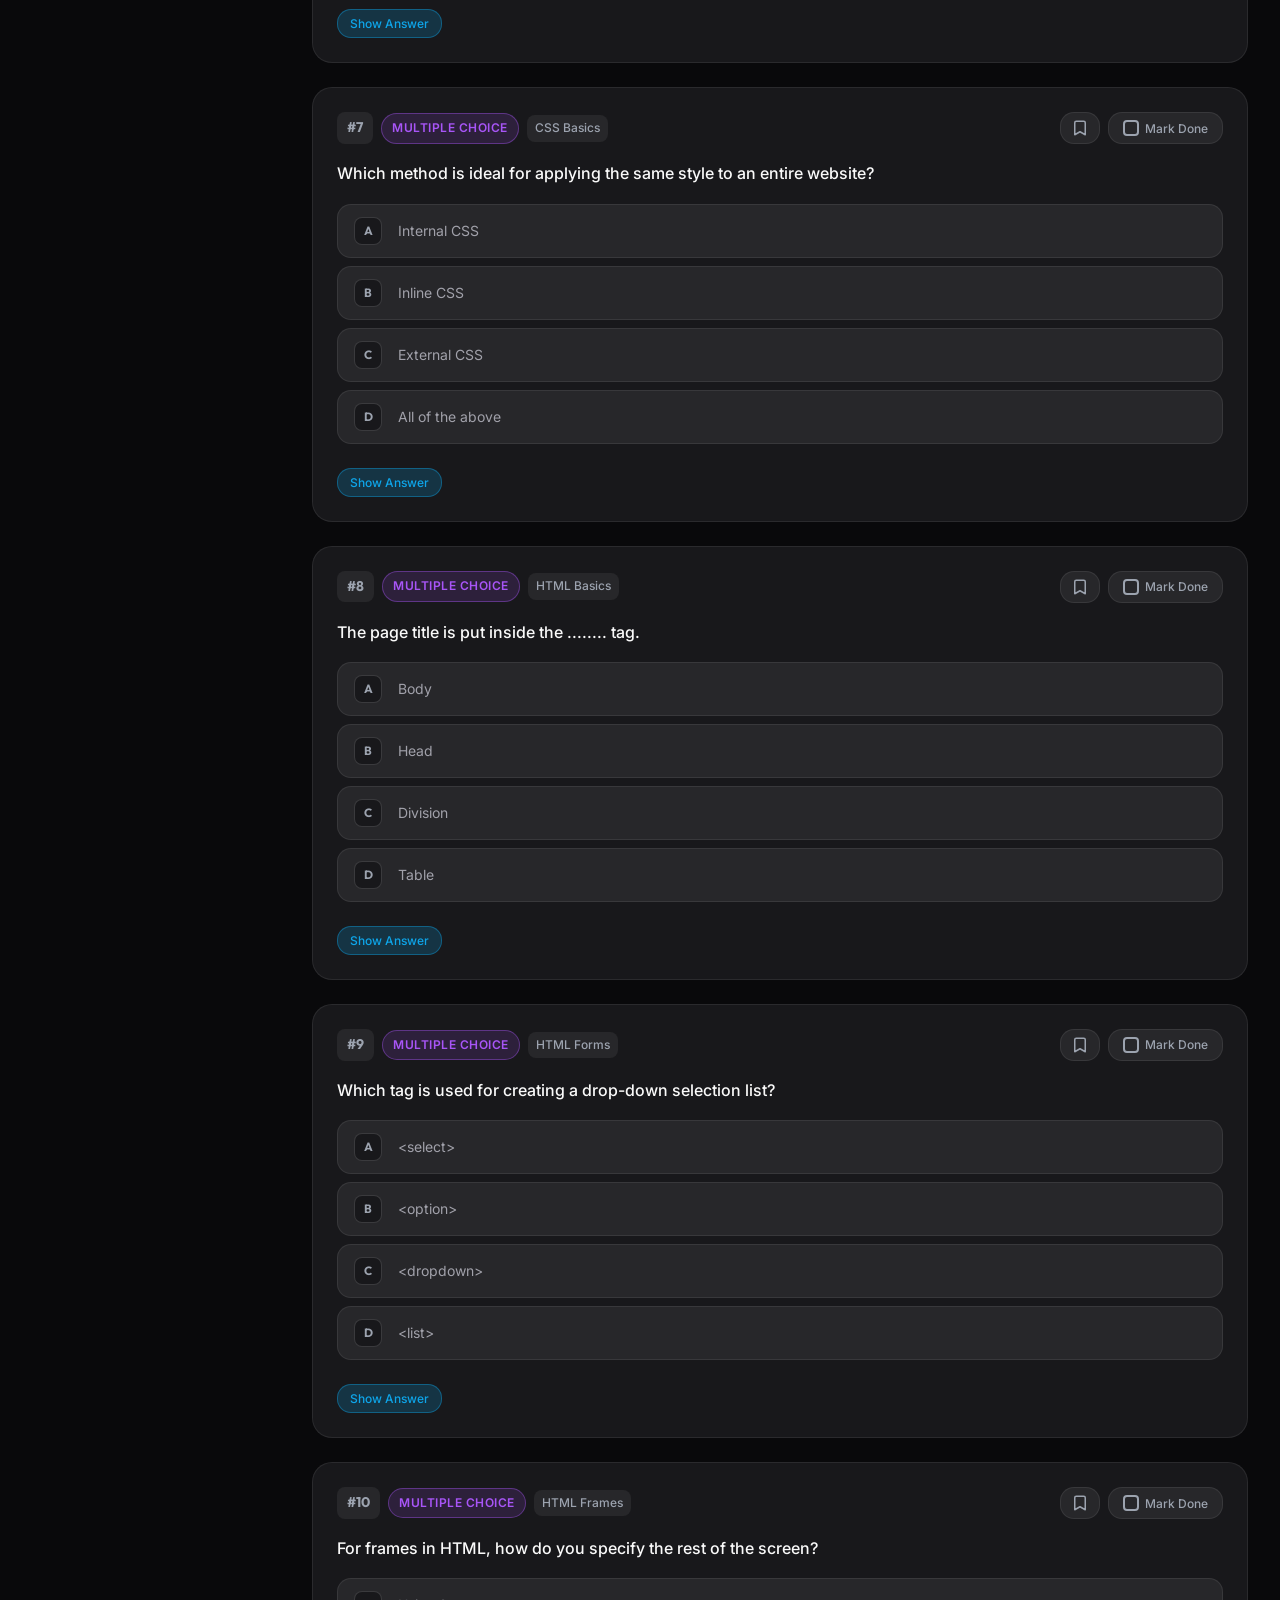
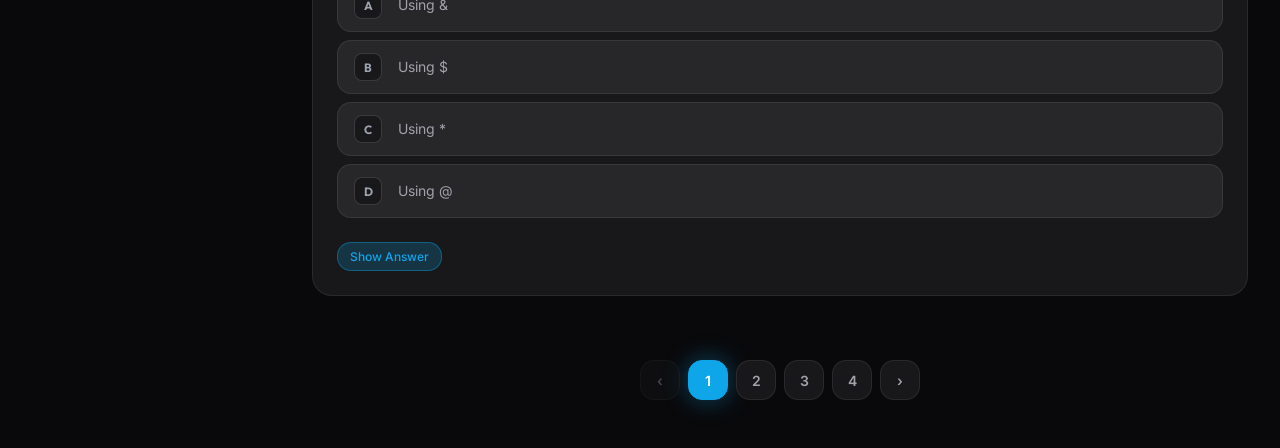
<file: midterm/index.html>
<!DOCTYPE html>
<html lang="en">
<head>
    <meta charset="UTF-8">
    <meta name="viewport" content="width=device-width, initial-scale=1.0">
    <meta name="description" content="WebQ core pro — Midterm Exam review: 10 multiple choice and 24 fill-in-the-blank questions on HTML, CSS, and web fundamentals.">
    <title>Midterm Exam — WebQ core pro</title>
    <link rel="preconnect" href="https://fonts.googleapis.com">
    <link rel="preconnect" href="https://fonts.gstatic.com" crossorigin>
    <link href="https://fonts.googleapis.com/css2?family=Inter:wght@300;400;500;600;700&family=Outfit:wght@400;500;600;700;800&family=JetBrains+Mono:wght@400;500&display=swap" rel="stylesheet">
    <link rel="stylesheet" href="../shared/styles.css">
    <script defer src="https://cloud.umami.is/script.js" data-website-id="bdf5019f-ab4c-484a-9d8c-2128169dc27f"></script>
</head>
<body>
    <div class="app-layout">

        <!-- ======== SIDEBAR ======== -->
        <aside class="sidebar" aria-label="Main Navigation">
            <div class="sidebar-brand">
                <div class="brand-icon">W</div>
                <div class="brand-text">
                    WebQ core pro
                    <small>Web Programming Study Hub</small>
                </div>
            </div>

            <nav class="sidebar-nav">
                <div class="nav-section-title">Modules</div>
                <a href="../index.html" class="nav-link" aria-label="Dashboard">
                    <span class="nav-icon">📊</span>
                    <span>Dashboard</span>
                </a>
                <a href="../midterm/index.html" class="nav-link active" aria-label="Midterm Exam">
                    <span class="nav-icon">📝</span>
                    <span>Midterm Exam</span>
                    <span class="nav-badge">34</span>
                </a>
                <a href="../questions/index.html" class="nav-link" aria-label="Questions Bank">
                    <span class="nav-icon">📚</span>
                    <span>Questions Bank</span>
                    <span class="nav-badge">67</span>
                </a>
                <a href="../final/index.html" class="nav-link" aria-label="Final Exam">
                    <span class="nav-icon">🎓</span>
                    <span>Final Exam</span>
                    <span class="nav-badge">112</span>
                </a>

                <div class="nav-section-title" style="margin-top: 16px;">Tools</div>
                <a href="../bookmarks/index.html" class="nav-link" aria-label="Bookmarks">
                    <span class="nav-icon"><svg xmlns="http://www.w3.org/2000/svg" width="1.2em" height="1.2em" viewBox="0 0 24 24" fill="none" stroke="currentColor" stroke-width="2" stroke-linecap="round" stroke-linejoin="round" style="vertical-align: middle; margin-top: -2px;"><path d="m19 21-7-4-7 4V5a2 2 0 0 1 2-2h10a2 2 0 0 1 2 2v16z"/></svg></span>
                    <span>Bookmarks</span>
                </a>
                <a href="#" class="nav-link" onclick="openPlayerProfile(); return false;" aria-label="Player Profile">
                    <span class="nav-icon">👤</span>
                    <span>Player Profile</span>
                </a>

            </nav>

            <div class="sidebar-footer">
                <div class="sidebar-progress">
                    <div class="sidebar-progress-label">
                        <span>Overall Progress</span>
                        <span class="sidebar-progress-percent">0%</span>
                    </div>
                    <div class="sidebar-progress-bar">
                        <div class="sidebar-progress-fill" style="width: 0%"></div>
                    </div>
                    <div class="sidebar-progress-label" style="margin-top: 4px;">
                        <span class="sidebar-progress-count">0/0</span>
                        <span>Session: <span id="session-count">0</span></span>
                    </div>
                </div>
            </div>
        </aside>

        <!-- Sidebar Overlay (Mobile) -->
        <div class="sidebar-overlay"></div>

        <!-- ======== MAIN CONTENT ======== -->
        <main class="main-content">
            <div class="content-wrapper">

                <!-- Page Header -->
                <div class="page-header">
                    <h1>Midterm Exam</h1>
                    <p class="page-subtitle">Midterm exam review covering HTML basics, CSS fundamentals, and web concepts — 10 MCQ + 24 Complete questions.</p>
                </div>

                <!-- Toolbar -->
                <div class="toolbar">
                    <div class="search-container">
                        <span class="search-icon">🔍</span>
                        <input type="text" class="search-input" id="search-input" placeholder="Search questions, answers, topics..." aria-label="Search questions">
                        <div class="search-stats" id="search-stats" aria-live="polite"></div>
                    </div>
                    <button class="btn btn-secondary" id="incomplete-btn" onclick="toggleIncompleteOnly()">📋 Show Incomplete Only</button>
                    <button class="btn btn-secondary" id="bookmarked-btn" onclick="toggleBookmarkedOnly()"><svg xmlns="http://www.w3.org/2000/svg" width="1em" height="1em" viewBox="0 0 24 24" fill="none" stroke="currentColor" stroke-width="2" stroke-linecap="round" stroke-linejoin="round" style="vertical-align: middle; margin-top: -2px;"><path d="m19 21-7-4-7 4V5a2 2 0 0 1 2-2h10a2 2 0 0 1 2 2v16z"/></svg> Show Bookmarked</button>
                    <button class="btn btn-secondary" id="toggle-all-answers-btn" onclick="toggleAllAnswers()">👁 Show All Answers</button>

                    <button class="btn btn-secondary" onclick="printView()">🖨 Print</button>
                </div>

                <!-- Filters -->
                <div class="filter-panel">
                    <div class="filter-group">
                        <div class="filter-group-title">Question Type</div>
                        <div class="filter-options" id="type-filters"></div>
                    </div>
                    <div class="filter-group" style="flex: 1;">
                        <div class="filter-group-title">Topic</div>
                        <div class="filter-options" id="topic-filters"></div>
                    </div>
                </div>

                <!-- Questions Grid -->
                <div class="questions-grid" id="questions-grid"></div>

                <!-- Pagination -->
                <div class="pagination" id="pagination"></div>

            </div>
        </main>



        <!-- Mobile Toggle -->
        <button class="mobile-toggle" onclick="toggleSidebar()" aria-label="Toggle Navigation">☰</button>

    </div>



    <!-- Toast Container -->
    <div id="toast-container" class="toast-container"></div>

    <!-- Scripts -->
    <script src="data.js"></script>
    <script src="../shared/db.js"></script>
    <script src="../shared/core.js"></script>
    <script>
        document.addEventListener('DOMContentLoaded', function() {
            initModulePage(MIDTERM_DATA);
        });
    </script>
</body>
</html>
</file>
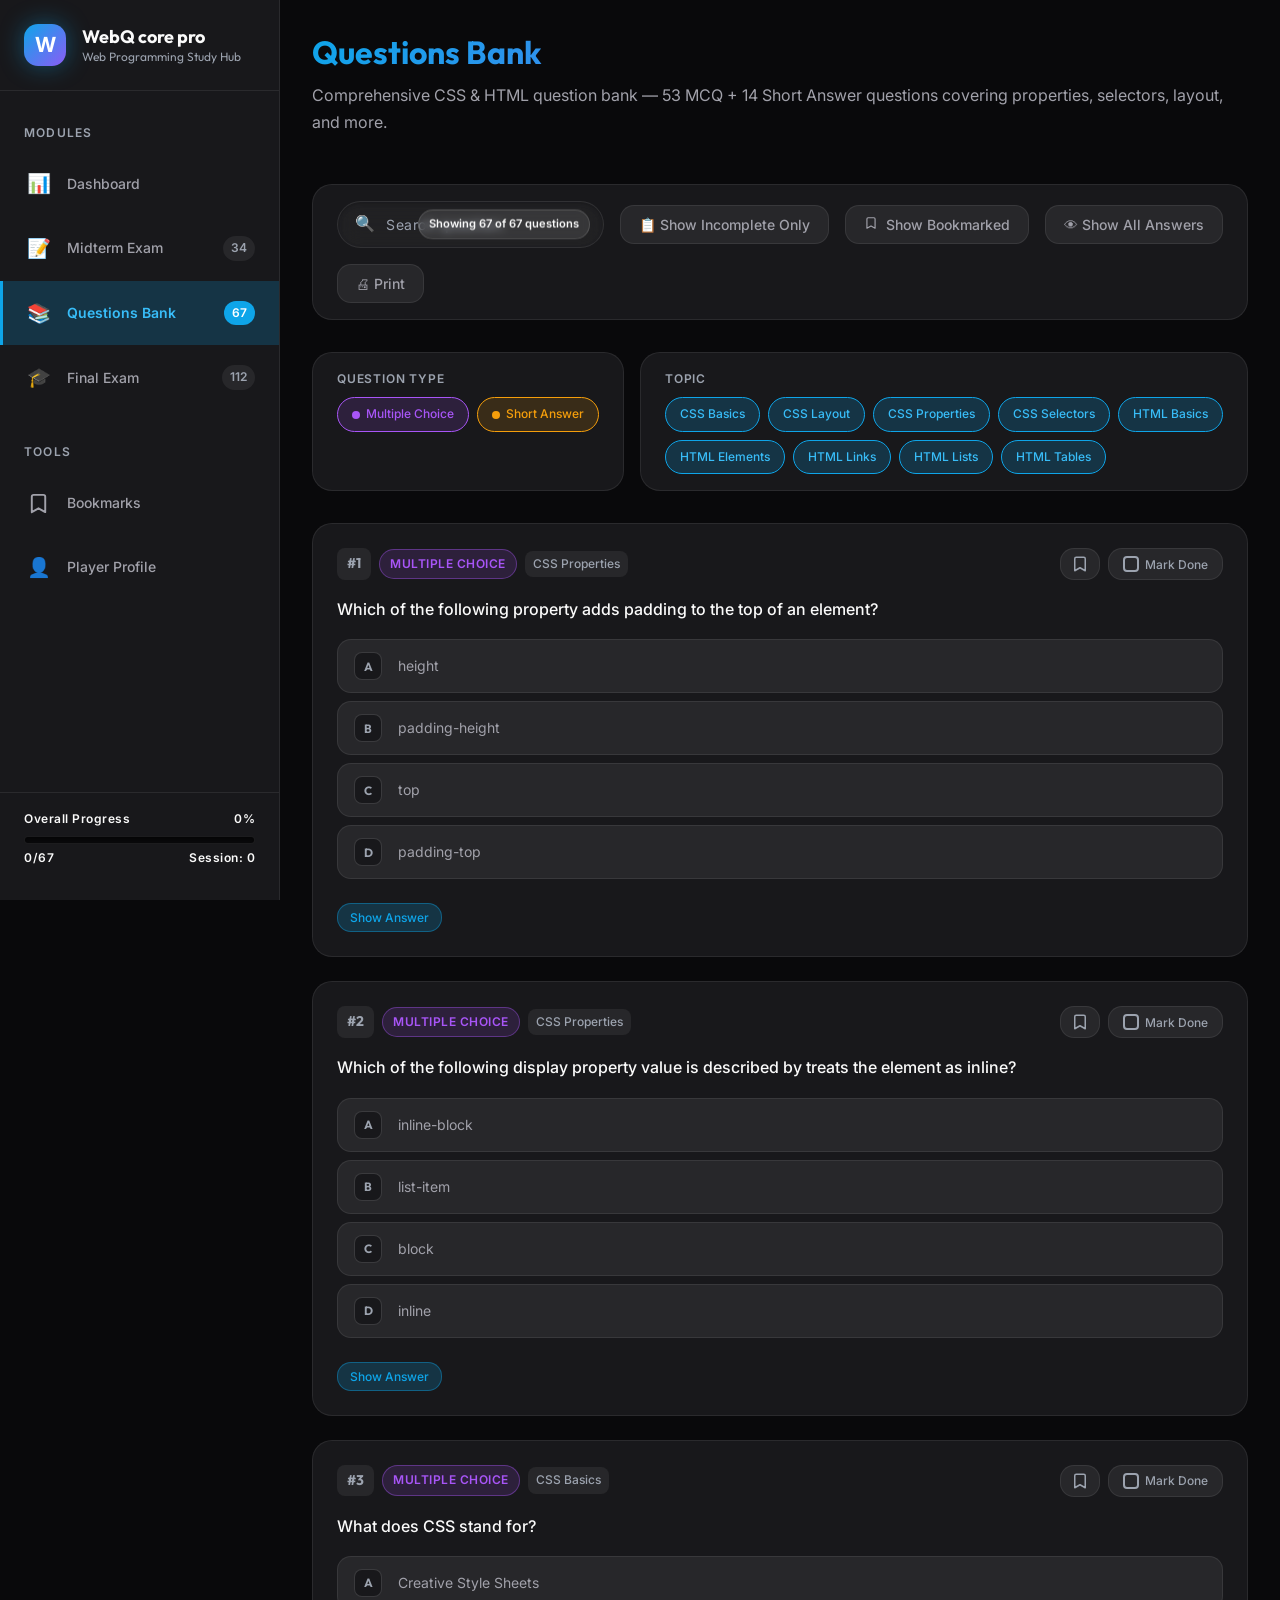
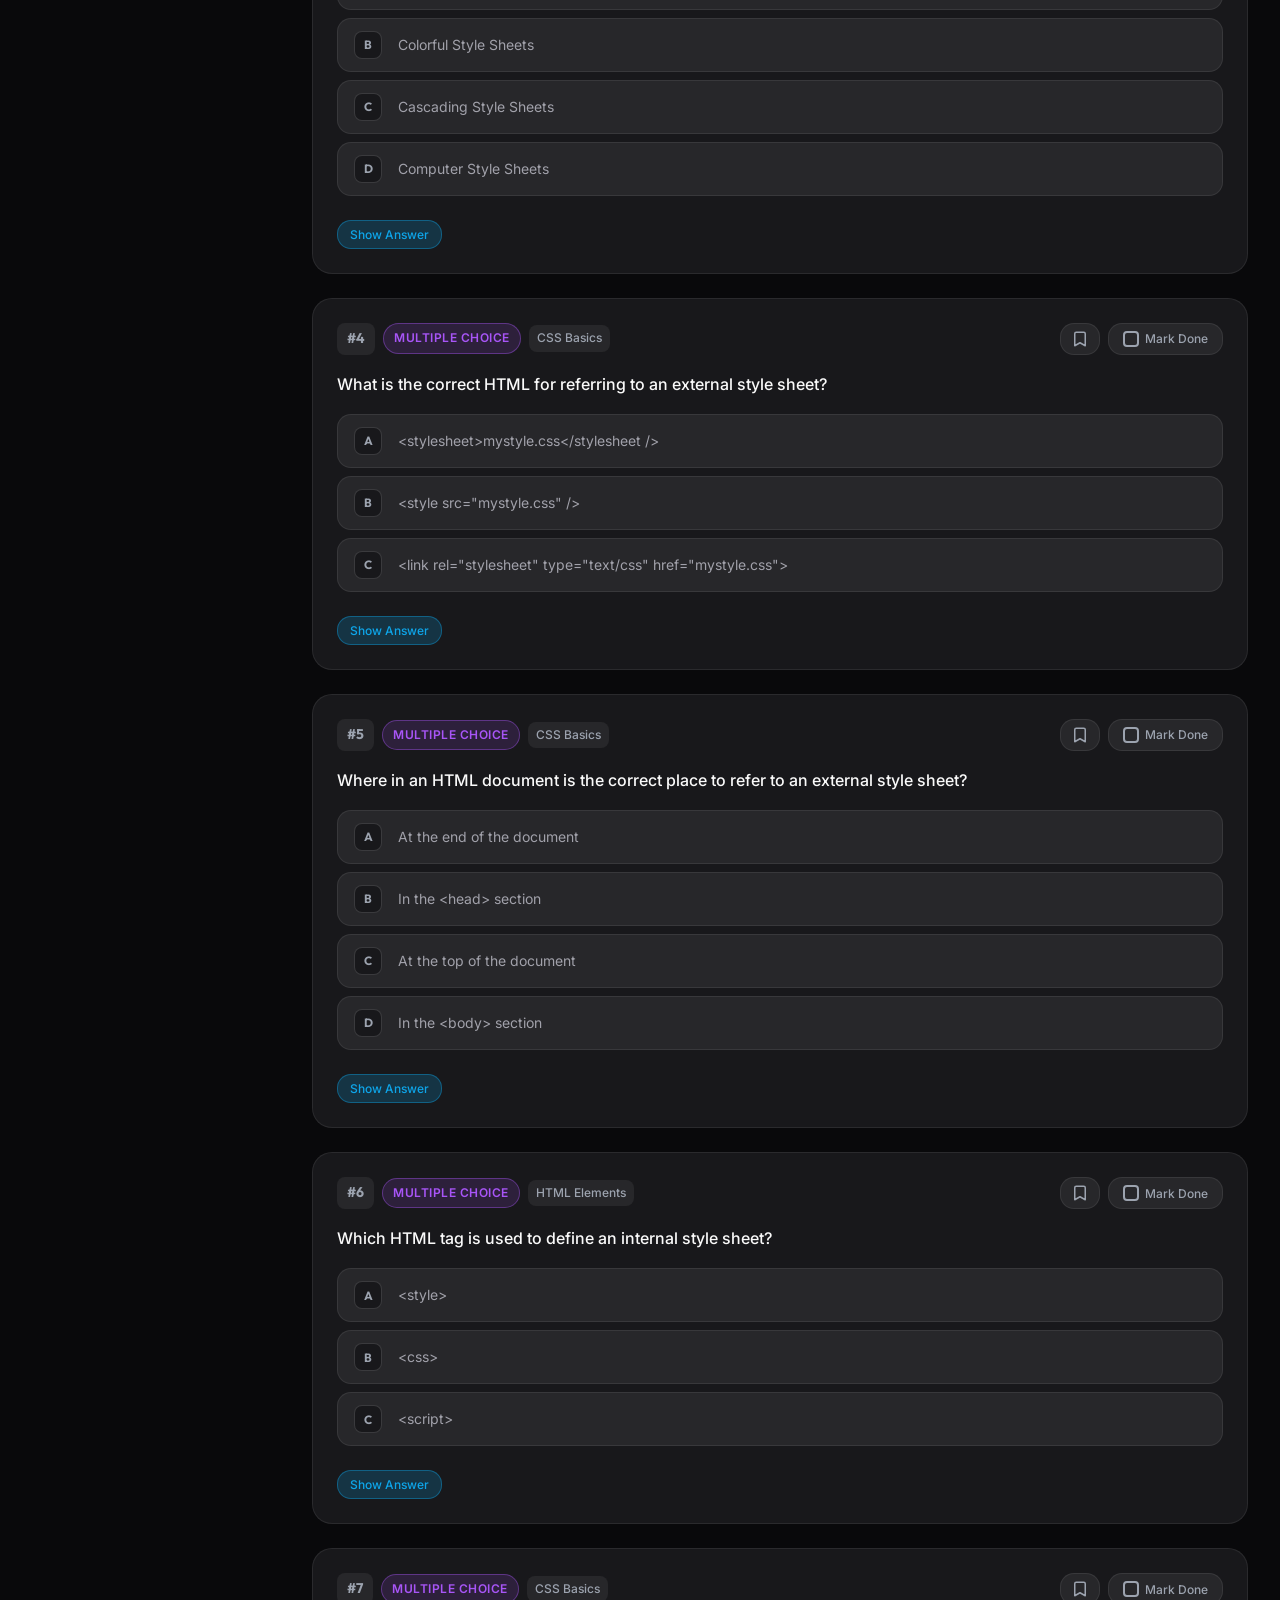
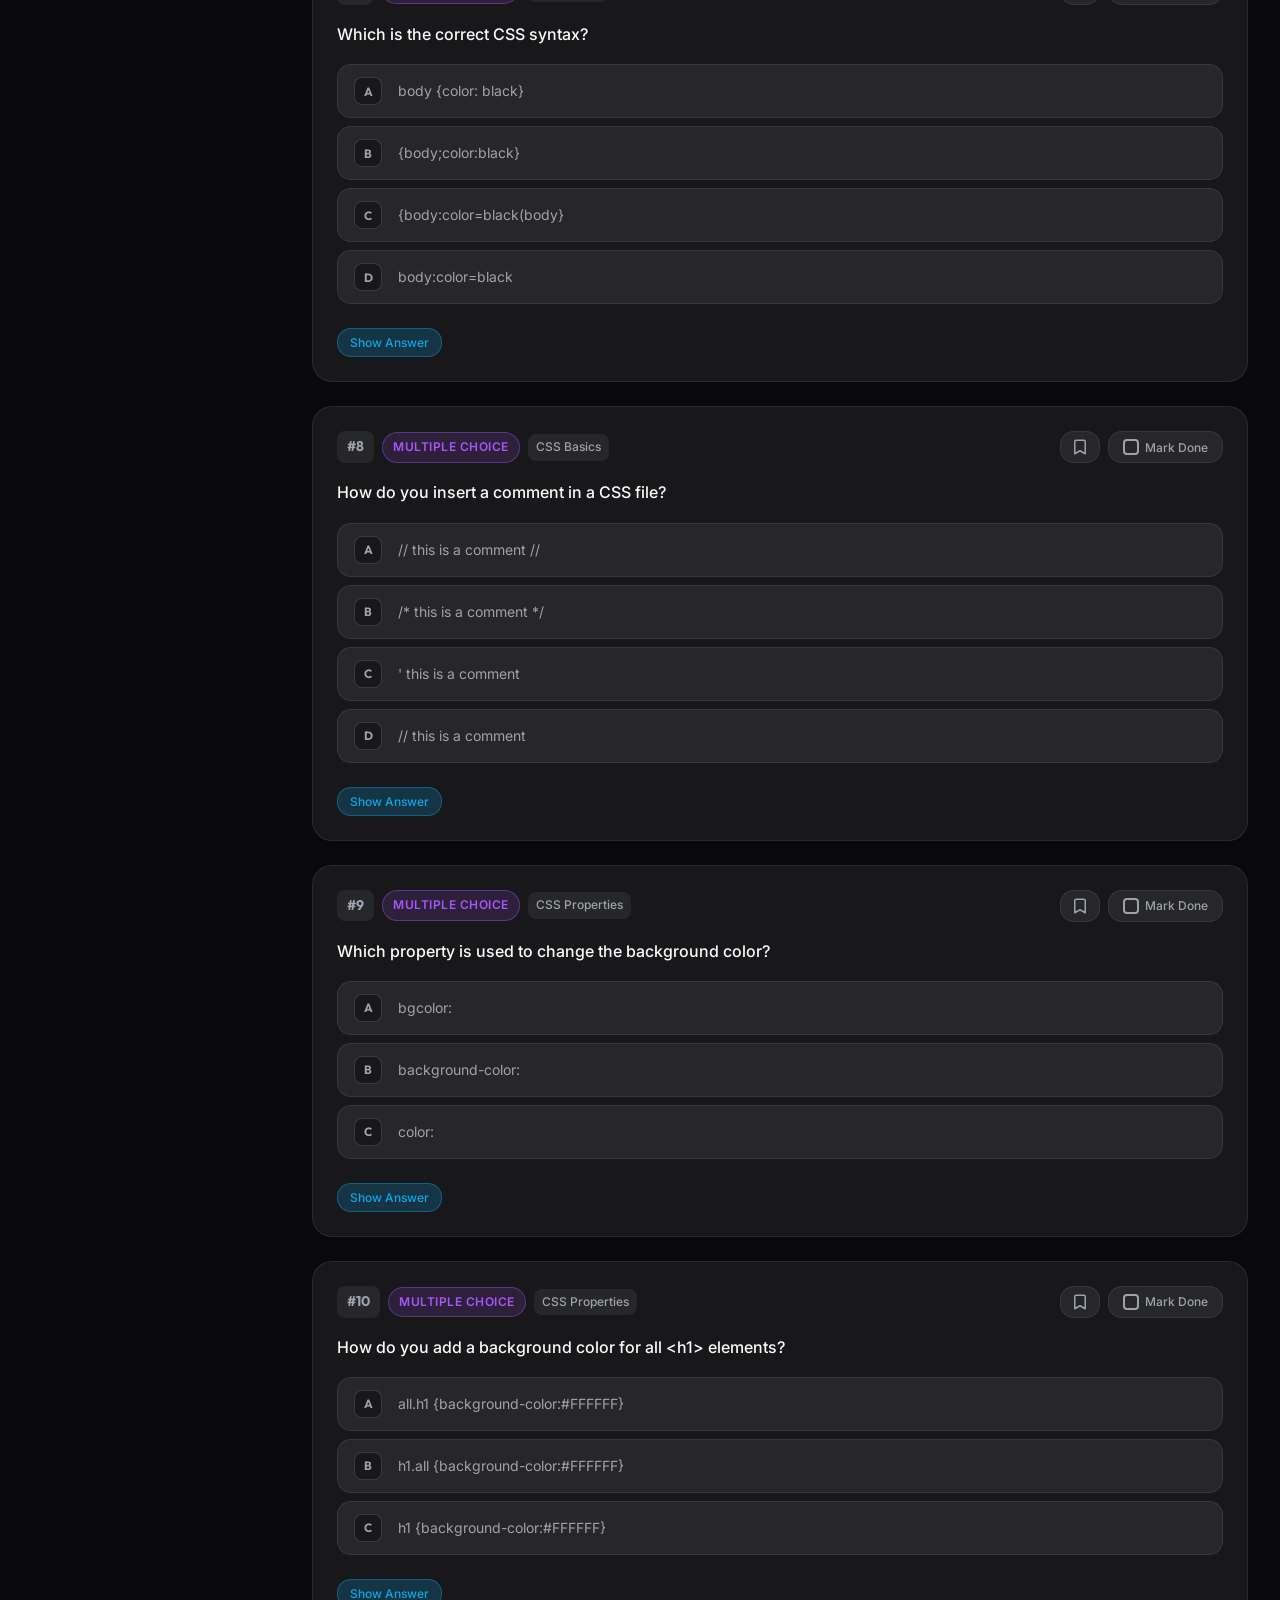
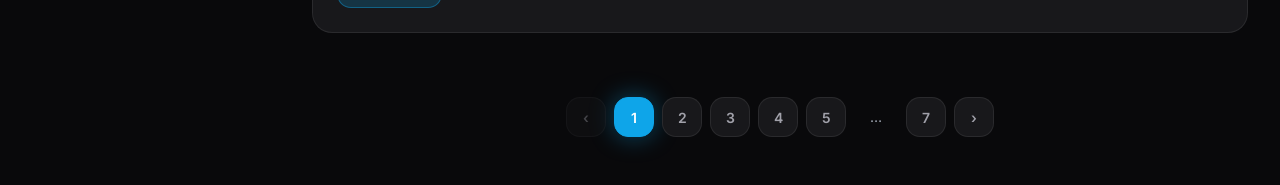
<file: questions/index.html>
<!DOCTYPE html>
<html lang="en">
<head>
    <meta charset="UTF-8">
    <meta name="viewport" content="width=device-width, initial-scale=1.0">
    <meta name="description" content="WebQ core pro — Questions Bank: 53 multiple choice and 14 short-answer questions covering CSS properties, selectors, layout, and HTML fundamentals.">
    <title>Questions Bank — WebQ core pro</title>
    <link rel="preconnect" href="https://fonts.googleapis.com">
    <link rel="preconnect" href="https://fonts.gstatic.com" crossorigin>
    <link href="https://fonts.googleapis.com/css2?family=Inter:wght@300;400;500;600;700&family=Outfit:wght@400;500;600;700;800&family=JetBrains+Mono:wght@400;500&display=swap" rel="stylesheet">
    <link rel="stylesheet" href="../shared/styles.css">
    <script defer src="https://cloud.umami.is/script.js" data-website-id="bdf5019f-ab4c-484a-9d8c-2128169dc27f"></script>
</head>
<body>
    <div class="app-layout">

        <!-- ======== SIDEBAR ======== -->
        <aside class="sidebar" aria-label="Main Navigation">
            <div class="sidebar-brand">
                <div class="brand-icon">W</div>
                <div class="brand-text">
                    WebQ core pro
                    <small>Web Programming Study Hub</small>
                </div>
            </div>

            <nav class="sidebar-nav">
                <div class="nav-section-title">Modules</div>
                <a href="../index.html" class="nav-link" aria-label="Dashboard">
                    <span class="nav-icon">📊</span>
                    <span>Dashboard</span>
                </a>
                <a href="../midterm/index.html" class="nav-link" aria-label="Midterm Exam">
                    <span class="nav-icon">📝</span>
                    <span>Midterm Exam</span>
                    <span class="nav-badge">34</span>
                </a>
                <a href="../questions/index.html" class="nav-link active" aria-label="Questions Bank">
                    <span class="nav-icon">📚</span>
                    <span>Questions Bank</span>
                    <span class="nav-badge">67</span>
                </a>
                <a href="../final/index.html" class="nav-link" aria-label="Final Exam">
                    <span class="nav-icon">🎓</span>
                    <span>Final Exam</span>
                    <span class="nav-badge">112</span>
                </a>

                <div class="nav-section-title" style="margin-top: 16px;">Tools</div>
                <a href="../bookmarks/index.html" class="nav-link" aria-label="Bookmarks">
                    <span class="nav-icon"><svg xmlns="http://www.w3.org/2000/svg" width="1.2em" height="1.2em" viewBox="0 0 24 24" fill="none" stroke="currentColor" stroke-width="2" stroke-linecap="round" stroke-linejoin="round" style="vertical-align: middle; margin-top: -2px;"><path d="m19 21-7-4-7 4V5a2 2 0 0 1 2-2h10a2 2 0 0 1 2 2v16z"/></svg></span>
                    <span>Bookmarks</span>
                </a>
                <a href="#" class="nav-link" onclick="openPlayerProfile(); return false;" aria-label="Player Profile">
                    <span class="nav-icon">👤</span>
                    <span>Player Profile</span>
                </a>

            </nav>

            <div class="sidebar-footer">
                <div class="sidebar-progress">
                    <div class="sidebar-progress-label">
                        <span>Overall Progress</span>
                        <span class="sidebar-progress-percent">0%</span>
                    </div>
                    <div class="sidebar-progress-bar">
                        <div class="sidebar-progress-fill" style="width: 0%"></div>
                    </div>
                    <div class="sidebar-progress-label" style="margin-top: 4px;">
                        <span class="sidebar-progress-count">0/0</span>
                        <span>Session: <span id="session-count">0</span></span>
                    </div>
                </div>
            </div>
        </aside>

        <!-- Sidebar Overlay (Mobile) -->
        <div class="sidebar-overlay"></div>

        <!-- ======== MAIN CONTENT ======== -->
        <main class="main-content">
            <div class="content-wrapper">

                <!-- Page Header -->
                <div class="page-header">
                    <h1>Questions Bank</h1>
                    <p class="page-subtitle">Comprehensive CSS & HTML question bank — 53 MCQ + 14 Short Answer questions covering properties, selectors, layout, and more.</p>
                </div>

                <!-- Toolbar -->
                <div class="toolbar">
                    <div class="search-container">
                        <span class="search-icon">🔍</span>
                        <input type="text" class="search-input" id="search-input" placeholder="Search questions, answers, topics..." aria-label="Search questions">
                        <div class="search-stats" id="search-stats" aria-live="polite"></div>
                    </div>
                    <button class="btn btn-secondary" id="incomplete-btn" onclick="toggleIncompleteOnly()">📋 Show Incomplete Only</button>
                    <button class="btn btn-secondary" id="bookmarked-btn" onclick="toggleBookmarkedOnly()"><svg xmlns="http://www.w3.org/2000/svg" width="1em" height="1em" viewBox="0 0 24 24" fill="none" stroke="currentColor" stroke-width="2" stroke-linecap="round" stroke-linejoin="round" style="vertical-align: middle; margin-top: -2px;"><path d="m19 21-7-4-7 4V5a2 2 0 0 1 2-2h10a2 2 0 0 1 2 2v16z"/></svg> Show Bookmarked</button>
                    <button class="btn btn-secondary" id="toggle-all-answers-btn" onclick="toggleAllAnswers()">👁 Show All Answers</button>

                    <button class="btn btn-secondary" onclick="printView()">🖨 Print</button>
                </div>

                <!-- Filters -->
                <div class="filter-panel">
                    <div class="filter-group">
                        <div class="filter-group-title">Question Type</div>
                        <div class="filter-options" id="type-filters"></div>
                    </div>
                    <div class="filter-group" style="flex: 1;">
                        <div class="filter-group-title">Topic</div>
                        <div class="filter-options" id="topic-filters"></div>
                    </div>
                </div>

                <!-- Questions Grid -->
                <div class="questions-grid" id="questions-grid"></div>

                <!-- Pagination -->
                <div class="pagination" id="pagination"></div>

            </div>
        </main>



        <!-- Mobile Toggle -->
        <button class="mobile-toggle" onclick="toggleSidebar()" aria-label="Toggle Navigation">☰</button>

    </div>



    <!-- Toast Container -->
    <div id="toast-container" class="toast-container"></div>

    <!-- Scripts -->
    <script src="data.js"></script>
    <script src="../shared/db.js"></script>
    <script src="../shared/core.js"></script>
    <script>
        document.addEventListener('DOMContentLoaded', function() {
            initModulePage(QUESTIONS_DATA);
        });
    </script>
</body>
</html>
</file>
<file: shared/styles.css>
/* ============================================================
   WebQ core pro — Global Design System
   ============================================================ */

/* --- Google Fonts Import --- */
@import url('https://fonts.googleapis.com/css2?family=Inter:wght@300;400;500;600;700&family=Outfit:wght@400;500;600;700;800&family=JetBrains+Mono:wght@400;500&display=swap');

/* ============================================================
   1. CSS CUSTOM PROPERTIES (Design Tokens)
   ============================================================ */
:root {
  /* — Ultra Premium Dark Theme Backgrounds — */
  --bg-primary: #09090b;
  /* Zinc 950 */
  --bg-secondary: #18181b;
  /* Zinc 900 */
  --bg-tertiary: #27272a;
  /* Zinc 800 */
  --bg-elevated: #3f3f46;
  /* Zinc 700 */
  --bg-glass: rgba(24, 24, 27, 0.7);
  --bg-glass-border: rgba(255, 255, 255, 0.05);
  --bg-hover: rgba(14, 165, 233, 0.1);
  --bg-active: rgba(14, 165, 233, 0.2);

  /* — Text Colors — */
  --text-primary: #fafafa;
  --text-secondary: #a1a1aa;
  --text-muted: #9ca3af;
  --text-inverse: #09090b;

  /* — Vibrant Cyber Accents — */
  --accent-primary: #0ea5e9;
  /* Sky 500 */
  --accent-hover: #38bdf8;
  /* Sky 400 */
  --accent-glow: rgba(14, 165, 233, 0.4);
  --accent-gradient: linear-gradient(135deg, #0ea5e9 0%, #8b5cf6 100%);
  /* Cyan to Purple */

  /* — Semantic Question Type Colors — */
  --color-mcq: #a855f7;
  /* Purple 500 */
  --color-mcq-bg: rgba(168, 85, 247, 0.15);
  --color-mcq-border: rgba(168, 85, 247, 0.4);
  --color-complete: #3b82f6;
  /* Blue 500 */
  --color-complete-bg: rgba(59, 130, 246, 0.15);
  --color-complete-border: rgba(59, 130, 246, 0.4);
  --color-tf: #10b981;
  /* Emerald 500 */
  --color-tf-bg: rgba(16, 185, 129, 0.15);
  --color-tf-border: rgba(16, 185, 129, 0.4);
  --color-short: #f59e0b;
  /* Amber 500 */
  --color-short-bg: rgba(245, 158, 11, 0.15);
  --color-short-border: rgba(245, 158, 11, 0.4);

  /* — Feedback Colors — */
  --color-success: #22c55e;
  --color-success-bg: rgba(34, 197, 94, 0.15);
  --color-error: #ef4444;
  --color-error-bg: rgba(239, 68, 68, 0.15);
  --color-warning: #eab308;
  --color-warning-bg: rgba(234, 179, 8, 0.15);
  --color-info: #0ea5e9;
  --color-info-bg: rgba(14, 165, 233, 0.15);

  /* — Modern Soft Borders — */
  --border-subtle: rgba(255, 255, 255, 0.08);
  --border-medium: rgba(255, 255, 255, 0.15);
  --border-strong: rgba(255, 255, 255, 0.25);
  --border-radius-sm: 8px;
  --border-radius-md: 14px;
  --border-radius-lg: 20px;
  --border-radius-xl: 28px;
  --border-radius-full: 9999px;

  /* — Spacing — */
  --space-xs: 4px;
  --space-sm: 8px;
  --space-md: 16px;
  --space-lg: 24px;
  --space-xl: 32px;
  --space-2xl: 48px;
  --space-3xl: 64px;

  /* — Typography — */
  --font-heading: 'Outfit', sans-serif;
  --font-body: 'Inter', sans-serif;
  --font-mono: 'JetBrains Mono', 'Courier New', monospace;

  --text-xs: 0.75rem;
  --text-sm: 0.875rem;
  --text-base: 1rem;
  --text-lg: 1.125rem;
  --text-xl: 1.25rem;
  --text-2xl: 1.5rem;
  --text-3xl: 2rem;
  --text-4xl: 2.75rem;

  /* — Elevated Shadows — */
  --shadow-sm: 0 2px 8px rgba(0, 0, 0, 0.4);
  --shadow-md: 0 8px 24px rgba(0, 0, 0, 0.5);
  --shadow-lg: 0 16px 40px rgba(0, 0, 0, 0.6);
  --shadow-xl: 0 24px 60px rgba(0, 0, 0, 0.7);
  --shadow-glow: 0 0 24px var(--accent-glow);

  /* — Snappy Transitions — */
  --transition-fast: 150ms cubic-bezier(0.4, 0, 0.2, 1);
  --transition-normal: 300ms cubic-bezier(0.4, 0, 0.2, 1);
  --transition-slow: 500ms cubic-bezier(0.4, 0, 0.2, 1);
  --transition-spring: 400ms cubic-bezier(0.34, 1.56, 0.64, 1);

  /* — Layout constraints remain untouched to preserve structure — */
  --sidebar-width: 280px;
  --header-height: 0px;
  --content-max-width: 1100px;
  --page-padding: var(--space-xl);
}

/* ============================================================
   2. RESET & BASE STYLES
   ============================================================ */
*,
*::before,
*::after {
  box-sizing: border-box;
  margin: 0;
  padding: 0;
}

html {
  font-size: 16px;
  scroll-behavior: smooth;
  -webkit-font-smoothing: antialiased;
  -moz-osx-font-smoothing: grayscale;
}

body {
  font-family: var(--font-body);
  font-size: var(--text-base);
  font-weight: 400;
  line-height: 1.7;
  color: var(--text-primary);
  background-color: var(--bg-primary);
  min-height: 100vh;
  overflow-x: hidden;
}

h1,
h2,
h3,
h4,
h5,
h6 {
  font-family: var(--font-heading);
  font-weight: 700;
  line-height: 1.3;
  color: var(--text-primary);
}

h1 {
  font-size: var(--text-4xl);
}

h2 {
  font-size: var(--text-3xl);
}

h3 {
  font-size: var(--text-2xl);
}

h4 {
  font-size: var(--text-xl);
}

a {
  color: var(--accent-primary);
  text-decoration: none;
  transition: color var(--transition-fast);
}

a:hover {
  color: var(--accent-hover);
}

code {
  font-family: var(--font-mono);
  font-size: 0.9em;
  background: var(--bg-tertiary);
  padding: 2px 6px;
  border-radius: 4px;
  color: var(--color-mcq);
}

img {
  max-width: 100%;
}

button {
  font-family: var(--font-body);
  cursor: pointer;
  border: none;
  outline: none;
  background: none;
}

button:focus-visible, a:focus-visible, input:focus-visible, select:focus-visible {
  outline: 2px solid var(--accent-primary);
  outline-offset: 2px;
}

input,
select,
textarea {
  font-family: var(--font-body);
  font-size: var(--text-base);
}

::selection {
  background: var(--accent-primary);
  color: white;
}

::-webkit-scrollbar {
  width: 8px;
  height: 8px;
}

::-webkit-scrollbar-track {
  background: var(--bg-primary);
}

::-webkit-scrollbar-thumb {
  background: var(--bg-elevated);
  border-radius: var(--border-radius-full);
}

::-webkit-scrollbar-thumb:hover {
  background: var(--text-muted);
}

/* ============================================================
   3. LAYOUT — Sidebar + Content
   ============================================================ */
.app-layout {
  display: flex;
  min-height: 100vh;
}

/* — Sidebar — */
.sidebar {
  position: fixed;
  top: 0;
  left: 0;
  width: var(--sidebar-width);
  height: 100vh;
  background: var(--bg-secondary);
  border-right: 1px solid var(--border-subtle);
  display: flex;
  flex-direction: column;
  z-index: 100;
  transition: transform var(--transition-slow);
  overflow-y: auto;
}

.sidebar-brand {
  padding: var(--space-lg) var(--space-lg);
  border-bottom: 1px solid var(--border-subtle);
  display: flex;
  align-items: center;
  gap: var(--space-md);
}

.sidebar-brand .brand-icon {
  width: 42px;
  height: 42px;
  background: var(--accent-gradient);
  border-radius: var(--border-radius-md);
  display: flex;
  align-items: center;
  justify-content: center;
  font-size: 1.3rem;
  color: white;
  font-weight: 700;
  box-shadow: var(--shadow-glow);
  flex-shrink: 0;
}

.sidebar-brand .brand-text {
  font-family: var(--font-heading);
  font-size: var(--text-lg);
  font-weight: 700;
  color: var(--text-primary);
  line-height: 1.2;
}

.sidebar-brand .brand-text small {
  display: block;
  font-size: var(--text-xs);
  font-weight: 400;
  color: var(--text-muted);
  margin-top: 2px;
}

/* — Navigation — */
.sidebar-nav {
  padding: var(--space-md) 0;
  flex: 1;
}

.nav-section-title {
  font-size: var(--text-xs);
  font-weight: 600;
  color: var(--text-muted);
  text-transform: uppercase;
  letter-spacing: 1.2px;
  padding: var(--space-md) var(--space-lg) var(--space-sm);
}

.nav-link {
  display: flex;
  align-items: center;
  gap: var(--space-md);
  padding: var(--space-md) var(--space-lg);
  color: var(--text-secondary);
  font-size: var(--text-sm);
  font-weight: 500;
  transition: all var(--transition-fast);
  border-left: 3px solid transparent;
  text-decoration: none;
  position: relative;
}

.nav-link:hover {
  color: var(--text-primary);
  background: var(--bg-hover);
  border-left-color: var(--accent-primary);
}

.nav-link.active {
  color: var(--accent-hover);
  background: var(--bg-active);
  border-left-color: var(--accent-primary);
  font-weight: 600;
}

.nav-link .nav-icon {
  font-size: 1.2rem;
  width: 24px;
  text-align: center;
  flex-shrink: 0;
}

.nav-link .nav-badge {
  margin-left: auto;
  background: var(--bg-tertiary);
  color: var(--text-muted);
  font-size: var(--text-xs);
  font-weight: 600;
  padding: 2px 8px;
  border-radius: var(--border-radius-full);
  min-width: 28px;
  text-align: center;
}

.nav-link.active .nav-badge {
  background: var(--accent-primary);
  color: white;
}

/* — Sidebar Footer — */
.sidebar-footer {
  padding: var(--space-md) var(--space-lg);
  border-top: 1px solid var(--border-subtle);
}

.sidebar-progress {
  margin-bottom: var(--space-md);
  position: relative;
}

.sidebar-progress-label {
  display: flex;
  justify-content: space-between;
  font-size: var(--text-xs);
  color: var(--text-primary);
  font-weight: 600;
  margin-bottom: 6px;
  letter-spacing: 0.5px;
}

.sidebar-progress-bar {
  height: 8px;
  background: var(--bg-primary);
  border: 1px solid var(--border-subtle);
  border-radius: var(--border-radius-full);
  overflow: hidden;
  box-shadow: inset 0 2px 4px rgba(0, 0, 0, 0.5);
}

.sidebar-progress-fill {
  height: 100%;
  background: var(--accent-gradient);
  border-radius: var(--border-radius-full);
  transition: width var(--transition-slow);
  min-width: 0%;
  box-shadow: 0 0 12px var(--accent-glow);
}

/* — Main Content — */
.main-content {
  margin-left: var(--sidebar-width);
  flex: 1;
  min-height: 100vh;
  padding: var(--page-padding);
}

.content-wrapper {
  max-width: var(--content-max-width);
  margin: 0 auto;
}

/* ============================================================
   4. PAGE HEADER
   ============================================================ */
.page-header {
  margin-bottom: var(--space-2xl);
}

.page-header h1 {
  font-size: var(--text-3xl);
  margin-bottom: var(--space-sm);
  background: var(--accent-gradient);
  -webkit-background-clip: text;
  -webkit-text-fill-color: transparent;
  background-clip: text;
}

.page-header .page-subtitle {
  color: var(--text-secondary);
  font-size: var(--text-base);
}

/* ============================================================
   5. TOOLBAR / ACTION BAR
   ============================================================ */
.toolbar {
  display: flex;
  flex-wrap: wrap;
  gap: var(--space-md);
  align-items: center;
  margin-bottom: var(--space-xl);
  padding: var(--space-md) var(--space-lg);
  background: var(--bg-secondary);
  border: 1px solid var(--border-subtle);
  border-radius: var(--border-radius-lg);
}

.search-container {
  flex: 1;
  min-width: 260px;
  position: relative;
  transition: all var(--transition-normal);
}

.search-container:focus-within {
  transform: translateY(-2px);
  filter: drop-shadow(0 8px 16px rgba(14, 165, 233, 0.2));
}

.search-container .search-icon {
  position: absolute;
  left: 18px;
  top: 50%;
  transform: translateY(-50%);
  color: var(--text-muted);
  font-size: var(--text-base);
  pointer-events: none;
  transition: color var(--transition-fast);
  z-index: 2;
}

.search-container:focus-within .search-icon {
  color: var(--accent-primary);
}

.search-input {
  width: 100%;
  padding: 14px 100px 14px 48px;
  background: rgba(255, 255, 255, 0.04);
  border: 1px solid var(--border-subtle);
  border-radius: var(--border-radius-full);
  color: var(--text-primary);
  font-size: var(--text-sm);
  font-family: var(--font-body);
  transition: all var(--transition-spring);
  backdrop-filter: blur(12px);
  -webkit-backdrop-filter: blur(12px);
  box-shadow: inset 0 2px 4px rgba(0, 0, 0, 0.2);
}

.search-input::placeholder {
  color: var(--text-muted);
  letter-spacing: 0.5px;
}

.search-input:focus {
  outline: none;
  background: rgba(255, 255, 255, 0.08);
  border-color: var(--accent-primary);
  box-shadow: inset 0 2px 4px rgba(0, 0, 0, 0.2), 0 0 0 4px var(--accent-glow);
}

.search-stats {
  position: absolute;
  right: 14px;
  top: 50%;
  transform: translateY(-50%);
  font-size: 0.7rem;
  color: var(--text-primary);
  font-weight: 600;
  pointer-events: none;
  background: rgba(255, 255, 255, 0.1);
  padding: 4px 10px;
  border-radius: var(--border-radius-full);
  border: 1px solid var(--border-medium);
  backdrop-filter: blur(4px);
  transition: all var(--transition-fast);
}

.search-stats:empty {
  display: none;
}

/* — Toolbar Buttons — */
.btn {
  display: inline-flex;
  align-items: center;
  gap: var(--space-sm);
  padding: 10px 18px;
  font-size: var(--text-sm);
  font-weight: 500;
  border-radius: var(--border-radius-md);
  transition: all var(--transition-fast);
  white-space: nowrap;
  cursor: pointer;
}

.btn-primary {
  background: var(--accent-primary);
  color: white;
  box-shadow: var(--shadow-sm);
}

.btn-primary:hover {
  background: var(--accent-hover);
  transform: translateY(-2px);
  box-shadow: var(--shadow-md), var(--shadow-glow);
}

.btn-secondary {
  background: var(--bg-tertiary);
  color: var(--text-secondary);
  border: 1px solid var(--border-subtle);
}

.btn-secondary:hover {
  background: var(--bg-elevated);
  color: var(--text-primary);
  border-color: var(--border-medium);
  transform: translateY(-2px);
}

.btn-secondary.active {
  background: var(--accent-primary);
  color: white;
  border-color: var(--accent-primary);
}

.btn-ghost {
  background: transparent;
  color: var(--text-secondary);
}

.btn-ghost:hover {
  background: var(--bg-hover);
  color: var(--text-primary);
}

.btn-success {
  background: var(--color-success);
  color: white;
}

.btn-success:hover {
  background: #16a34a;
  transform: translateY(-2px);
}

.btn-danger {
  background: var(--color-error);
  color: white;
}

.btn-danger:hover {
  background: #dc2626;
  transform: translateY(-2px);
}

.btn-sm {
  padding: 6px 12px;
  font-size: var(--text-xs);
}

.btn-icon {
  width: 38px;
  height: 38px;
  padding: 0;
  display: inline-flex;
  align-items: center;
  justify-content: center;
  border-radius: var(--border-radius-md);
}

/* ============================================================
   6. FILTER PANEL
   ============================================================ */
.filter-panel {
  display: flex;
  flex-wrap: wrap;
  gap: var(--space-md);
  margin-bottom: var(--space-xl);
}

.filter-group {
  background: var(--bg-secondary);
  border: 1px solid var(--border-subtle);
  border-radius: var(--border-radius-lg);
  padding: var(--space-md) var(--space-lg);
}

.filter-group-title {
  font-size: var(--text-xs);
  font-weight: 600;
  color: var(--text-muted);
  text-transform: uppercase;
  letter-spacing: 0.8px;
  margin-bottom: var(--space-sm);
}

.filter-options {
  display: flex;
  flex-wrap: wrap;
  gap: var(--space-sm);
}

.filter-chip {
  display: inline-flex;
  align-items: center;
  gap: 6px;
  padding: 6px 14px;
  background: var(--bg-tertiary);
  border: 1px solid var(--border-subtle);
  border-radius: var(--border-radius-full);
  font-size: var(--text-xs);
  font-weight: 500;
  color: var(--text-secondary);
  cursor: pointer;
  transition: all var(--transition-fast);
  user-select: none;
}

.filter-chip:hover {
  border-color: var(--border-medium);
  color: var(--text-primary);
}

.filter-chip.active {
  border-color: var(--accent-primary);
  background: var(--bg-active);
  color: var(--accent-hover);
}

.filter-chip.type-mcq.active {
  border-color: var(--color-mcq);
  background: var(--color-mcq-bg);
  color: var(--color-mcq);
}

.filter-chip.type-complete.active {
  border-color: var(--color-complete);
  background: var(--color-complete-bg);
  color: var(--color-complete);
}

.filter-chip.type-tf.active {
  border-color: var(--color-tf);
  background: var(--color-tf-bg);
  color: var(--color-tf);
}

.filter-chip.type-short.active {
  border-color: var(--color-short);
  background: var(--color-short-bg);
  color: var(--color-short);
}

.filter-chip input[type="checkbox"] {
  display: none;
}

.filter-chip .chip-dot {
  width: 8px;
  height: 8px;
  border-radius: 50%;
  background: currentColor;
}

/* ============================================================
   7. QUESTION CARDS
   ============================================================ */
.questions-grid {
  display: flex;
  flex-direction: column;
  gap: var(--space-lg);
}

.question-card {
  background: var(--bg-secondary);
  border: 1px solid var(--border-subtle);
  border-radius: var(--border-radius-lg);
  padding: var(--space-lg);
  transition: all var(--transition-normal);
  animation: fadeInUp 0.4s ease forwards;
  position: relative;
}

.question-card:hover {
  border-color: var(--border-medium);
  box-shadow: var(--shadow-md);
  transform: translateY(-2px);
}

.question-card.completed {
  border-left: 3px solid var(--color-success);
}

.question-card-header {
  display: flex;
  align-items: flex-start;
  justify-content: space-between;
  gap: var(--space-md);
  margin-bottom: var(--space-md);
}

.question-meta {
  display: flex;
  align-items: center;
  gap: var(--space-sm);
  flex-wrap: wrap;
}

.question-number {
  font-family: var(--font-heading);
  font-size: var(--text-sm);
  font-weight: 700;
  color: var(--text-muted);
  background: var(--bg-tertiary);
  padding: 4px 10px;
  border-radius: var(--border-radius-sm);
}

.question-type-badge {
  font-size: var(--text-xs);
  font-weight: 600;
  padding: 4px 10px;
  border-radius: var(--border-radius-full);
  text-transform: uppercase;
  letter-spacing: 0.5px;
}

.badge-mcq {
  background: var(--color-mcq-bg);
  color: var(--color-mcq);
  border: 1px solid var(--color-mcq-border);
}

.badge-complete {
  background: var(--color-complete-bg);
  color: var(--color-complete);
  border: 1px solid var(--color-complete-border);
}

.badge-tf {
  background: var(--color-tf-bg);
  color: var(--color-tf);
  border: 1px solid var(--color-tf-border);
}

.badge-short {
  background: var(--color-short-bg);
  color: var(--color-short);
  border: 1px solid var(--color-short-border);
}

.question-topic-badge {
  font-size: var(--text-xs);
  font-weight: 500;
  color: var(--text-muted);
  padding: 3px 8px;
  background: var(--bg-tertiary);
  border-radius: var(--border-radius-sm);
}

.mark-done-btn {
  display: flex;
  align-items: center;
  gap: 6px;
  padding: 6px 14px;
  font-size: var(--text-xs);
  font-weight: 500;
  color: var(--text-muted);
  background: var(--bg-tertiary);
  border: 1px solid var(--border-subtle);
  border-radius: var(--border-radius-md);
  cursor: pointer;
  transition: all var(--transition-fast);
  flex-shrink: 0;
}

.mark-done-btn:hover {
  border-color: var(--color-success);
  color: var(--color-success);
}

.mark-done-btn.done {
  background: var(--color-success-bg);
  border-color: var(--color-success);
  color: var(--color-success);
}

.mark-done-btn .check-icon {
  width: 16px;
  height: 16px;
  border: 2px solid currentColor;
  border-radius: 4px;
  display: flex;
  align-items: center;
  justify-content: center;
  font-size: 10px;
  transition: all var(--transition-fast);
}

.mark-done-btn.done .check-icon {
  background: var(--color-success);
  color: white;
  border-color: var(--color-success);
}

.bookmark-btn {
  display: flex;
  align-items: center;
  justify-content: center;
  padding: 6px 10px;
  font-size: var(--text-base);
  color: var(--text-muted);
  background: var(--bg-tertiary);
  border: 1px solid var(--border-subtle);
  border-radius: var(--border-radius-md);
  cursor: pointer;
  transition: all var(--transition-fast);
  flex-shrink: 0;
}

.bookmark-svg {
  transition: fill var(--transition-fast), stroke var(--transition-fast);
  width: 18px;
  height: 18px;
}

.bookmark-btn:hover {
  border-color: var(--color-warning);
  color: var(--color-warning);
}

.bookmark-btn.active {
  background: rgba(245, 158, 11, 0.1);
  border-color: var(--color-warning);
  color: var(--color-warning);
}

.bookmark-btn.active .bookmark-svg {
  fill: currentColor;
}

/* — Question Text — */
.question-text {
  font-size: var(--text-base);
  font-weight: 500;
  color: var(--text-primary);
  line-height: 1.7;
  margin-bottom: var(--space-md);
}

.question-text code {
  font-family: var(--font-mono);
  font-size: 0.88em;
  background: var(--bg-tertiary);
  padding: 2px 7px;
  border-radius: 4px;
  color: var(--color-mcq);
  border: 1px solid var(--border-subtle);
}

/* — MCQ Options — */
.mcq-options {
  display: flex;
  flex-direction: column;
  gap: var(--space-sm);
  margin-bottom: var(--space-md);
}

.mcq-option {
  display: flex;
  align-items: flex-start;
  gap: var(--space-md);
  padding: 12px var(--space-md);
  background: var(--bg-tertiary);
  border: 1px solid var(--border-subtle);
  border-radius: var(--border-radius-md);
  cursor: pointer;
  transition: all var(--transition-fast);
  font-size: var(--text-sm);
  color: var(--text-secondary);
  line-height: 1.6;
}

.mcq-option:hover {
  border-color: var(--border-medium);
  background: var(--bg-elevated);
  color: var(--text-primary);
}

.mcq-option .option-letter {
  font-family: var(--font-heading);
  font-weight: 700;
  font-size: var(--text-xs);
  width: 28px;
  height: 28px;
  display: flex;
  align-items: center;
  justify-content: center;
  background: var(--bg-secondary);
  border: 1px solid var(--border-medium);
  border-radius: var(--border-radius-sm);
  color: var(--text-muted);
  flex-shrink: 0;
  transition: all var(--transition-fast);
}

.mcq-option .option-text {
  padding-top: 3px;
  flex: 1;
  word-break: break-word;
}

.mcq-option.selected {
  border-color: var(--accent-primary);
  background: var(--bg-active);
}

.mcq-option.selected .option-letter {
  background: var(--accent-primary);
  border-color: var(--accent-primary);
  color: white;
}

.mcq-option.correct {
  border-color: var(--color-success);
  background: var(--color-success-bg);
}

.mcq-option.correct .option-letter {
  background: var(--color-success);
  border-color: var(--color-success);
  color: white;
}

.mcq-option.incorrect {
  border-color: var(--color-error);
  background: var(--color-error-bg);
}

.mcq-option.incorrect .option-letter {
  background: var(--color-error);
  border-color: var(--color-error);
  color: white;
}

.mcq-option.disabled {
  pointer-events: none;
  opacity: 0.7;
}

/* — True/False Buttons — */
.tf-options {
  display: flex;
  gap: var(--space-md);
  margin-bottom: var(--space-md);
}

.tf-btn {
  flex: 1;
  padding: 14px;
  font-size: var(--text-sm);
  font-weight: 600;
  border-radius: var(--border-radius-md);
  border: 1px solid var(--border-subtle);
  background: var(--bg-tertiary);
  color: var(--text-secondary);
  cursor: pointer;
  transition: all var(--transition-fast);
  text-align: center;
}

.tf-btn:hover {
  border-color: var(--border-medium);
  color: var(--text-primary);
  transform: translateY(-2px);
}

.tf-btn.true-btn.correct {
  border-color: var(--color-success);
  background: var(--color-success-bg);
  color: var(--color-success);
}

.tf-btn.false-btn.correct {
  border-color: var(--color-success);
  background: var(--color-success-bg);
  color: var(--color-success);
}

.tf-btn.incorrect {
  border-color: var(--color-error);
  background: var(--color-error-bg);
  color: var(--color-error);
}

.tf-btn.disabled {
  pointer-events: none;
  opacity: 0.7;
}

/* — Answer Block — */
.answer-block {
  background: var(--bg-tertiary);
  border: 1px solid var(--border-subtle);
  border-radius: var(--border-radius-md);
  padding: var(--space-md) var(--space-lg);
  margin-top: var(--space-md);
  border-left: 3px solid var(--color-success);
  display: none;
}

.answer-block.visible {
  display: block;
  animation: fadeIn 0.3s ease;
}

.answer-label {
  font-size: var(--text-xs);
  font-weight: 600;
  color: var(--color-success);
  text-transform: uppercase;
  letter-spacing: 0.8px;
  margin-bottom: var(--space-xs);
}

.answer-text {
  font-size: var(--text-sm);
  color: var(--text-primary);
  line-height: 1.6;
  font-weight: 500;
}

.toggle-answer-btn {
  font-size: var(--text-xs);
  font-weight: 500;
  color: var(--accent-primary);
  cursor: pointer;
  padding: 6px 12px;
  background: var(--bg-active);
  border: 1px solid var(--accent-glow);
  border-radius: var(--border-radius-md);
  transition: all var(--transition-fast);
  margin-top: var(--space-sm);
}

.toggle-answer-btn:hover {
  background: var(--accent-primary);
  color: white;
}

/* ============================================================
   8. PAGINATION
   ============================================================ */
.pagination {
  display: flex;
  align-items: center;
  justify-content: center;
  gap: var(--space-sm);
  margin-top: var(--space-2xl);
  padding: var(--space-md) 0;
}

.page-btn {
  width: 40px;
  height: 40px;
  display: flex;
  align-items: center;
  justify-content: center;
  background: var(--bg-secondary);
  border: 1px solid var(--border-subtle);
  border-radius: var(--border-radius-md);
  color: var(--text-secondary);
  font-size: var(--text-sm);
  font-weight: 600;
  cursor: pointer;
  transition: all var(--transition-fast);
}

.page-btn:hover {
  border-color: var(--accent-primary);
  color: var(--accent-primary);
  transform: translateY(-2px);
}

.page-btn.active {
  background: var(--accent-primary);
  border-color: var(--accent-primary);
  color: white;
  box-shadow: var(--shadow-glow);
}

.page-btn:disabled {
  opacity: 0.4;
  cursor: not-allowed;
  transform: none;
}

.page-info {
  font-size: var(--text-sm);
  color: var(--text-muted);
  padding: 0 var(--space-md);
}

/* ============================================================
   9. DASHBOARD
   ============================================================ */
.dashboard-hero {
  text-align: center;
  padding: var(--space-3xl) var(--space-xl);
  margin-bottom: var(--space-2xl);
  background: var(--bg-secondary);
  border: 1px solid var(--border-subtle);
  border-radius: var(--border-radius-xl);
  position: relative;
  overflow: hidden;
}

.dashboard-hero::before {
  content: '';
  position: absolute;
  top: -50%;
  left: -50%;
  width: 200%;
  height: 200%;
  background: radial-gradient(circle at 30% 50%, var(--accent-glow) 0%, transparent 50%),
    radial-gradient(circle at 70% 80%, rgba(139, 92, 246, 0.1) 0%, transparent 40%);
  pointer-events: none;
}

.dashboard-hero h1 {
  font-size: var(--text-4xl);
  margin-bottom: var(--space-sm);
  position: relative;
}

.dashboard-hero .hero-subtitle {
  color: var(--text-secondary);
  font-size: var(--text-lg);
  max-width: 500px;
  margin: 0 auto var(--space-xl);
  position: relative;
}

/* — Global Stats Row — */
.global-stats {
  display: grid;
  grid-template-columns: repeat(auto-fit, minmax(180px, 1fr));
  gap: var(--space-lg);
  margin-bottom: var(--space-2xl);
}

.stat-card {
  background: linear-gradient(145deg, rgba(255, 255, 255, 0.03), rgba(0, 0, 0, 0.2));
  border: 1px solid var(--border-subtle);
  border-radius: var(--border-radius-xl);
  padding: var(--space-xl) var(--space-lg);
  text-align: center;
  transition: all var(--transition-spring);
  backdrop-filter: blur(12px);
  -webkit-backdrop-filter: blur(12px);
  position: relative;
  overflow: hidden;
  z-index: 1;
}

.stat-card::after {
  content: '';
  position: absolute;
  inset: 0;
  border-radius: inherit;
  padding: 1px;
  background: linear-gradient(to bottom right, rgba(255, 255, 255, 0.2), transparent);
  -webkit-mask: linear-gradient(#fff 0 0) content-box, linear-gradient(#fff 0 0);
  -webkit-mask-composite: xor;
  mask-composite: exclude;
  pointer-events: none;
  z-index: -1;
  opacity: 0.3;
  transition: opacity var(--transition-normal);
}

.stat-card:hover {
  border-color: transparent;
  transform: translateY(-6px) scale(1.03);
  box-shadow: 0 16px 32px rgba(0, 0, 0, 0.4), 0 0 30px var(--accent-glow);
}

.stat-card:hover::after {
  opacity: 1;
  background: var(--accent-gradient);
}

.stat-value {
  font-family: var(--font-heading);
  font-size: var(--text-4xl);
  font-weight: 800;
  background: var(--accent-gradient);
  -webkit-background-clip: text;
  -webkit-text-fill-color: transparent;
  background-clip: text;
  margin-bottom: var(--space-xs);
  letter-spacing: -1px;
  filter: drop-shadow(0 2px 8px rgba(14, 165, 233, 0.3));
}

.stat-label {
  font-size: var(--text-sm);
  color: var(--text-secondary);
  font-weight: 600;
  text-transform: uppercase;
  letter-spacing: 1px;
}

/* — Module Cards — */
.modules-grid {
  display: grid;
  grid-template-columns: repeat(auto-fit, minmax(320px, 1fr));
  gap: var(--space-xl);
  margin-bottom: var(--space-2xl);
}

.module-card {
  background: linear-gradient(145deg, var(--bg-secondary), var(--bg-primary));
  border: 1px solid var(--border-subtle);
  border-radius: var(--border-radius-xl);
  padding: var(--space-xl);
  transition: all var(--transition-spring);
  position: relative;
  overflow: hidden;
  text-decoration: none;
  color: inherit;
  display: flex;
  flex-direction: column;
  height: 100%;
  backdrop-filter: blur(12px);
  -webkit-backdrop-filter: blur(12px);
  z-index: 1;
}

.module-card::after {
  content: '';
  position: absolute;
  inset: 0;
  border-radius: inherit;
  padding: 2px;
  background: linear-gradient(to bottom right, rgba(255, 255, 255, 0.1), transparent);
  -webkit-mask: linear-gradient(#fff 0 0) content-box, linear-gradient(#fff 0 0);
  -webkit-mask-composite: xor;
  mask-composite: exclude;
  pointer-events: none;
  z-index: -1;
  opacity: 0.5;
  transition: opacity var(--transition-normal);
}

.module-card:hover {
  border-color: transparent;
  transform: translateY(-8px) scale(1.02);
  box-shadow: 0 20px 40px rgba(0, 0, 0, 0.4), 0 0 40px var(--accent-glow);
}

.module-card:hover::after {
  opacity: 1;
  background: var(--accent-gradient);
}

.module-card::before {
  content: '';
  position: absolute;
  top: 0;
  left: 0;
  right: 0;
  height: 100%;
  opacity: 0.03;
  transition: opacity var(--transition-normal);
  z-index: -2;
}

.module-card.module-midterm::before {
  background: radial-gradient(circle at top right, var(--color-mcq), transparent 70%);
}

.module-card.module-questions::before {
  background: radial-gradient(circle at top right, var(--color-complete), transparent 70%);
}

.module-card.module-final::before {
  background: radial-gradient(circle at top right, var(--color-tf), transparent 70%);
}

.module-card:hover::before {
  opacity: 0.1;
}

.module-card-header {
  display: flex;
  align-items: center;
  justify-content: space-between;
  margin-bottom: var(--space-lg);
  position: relative;
  z-index: 2;
}

.module-icon {
  width: 54px;
  height: 54px;
  border-radius: var(--border-radius-lg);
  display: flex;
  align-items: center;
  justify-content: center;
  font-size: 1.6rem;
  transition: transform var(--transition-spring), box-shadow var(--transition-normal);
  box-shadow: var(--shadow-sm);
}

.module-card:hover .module-icon {
  transform: scale(1.1) rotate(5deg);
  box-shadow: var(--shadow-glow);
}

.module-midterm .module-icon {
  background: var(--color-mcq-bg);
  color: var(--color-mcq);
  border: 1px solid var(--color-mcq-border);
}

.module-questions .module-icon {
  background: var(--color-complete-bg);
  color: var(--color-complete);
  border: 1px solid var(--color-complete-border);
}

.module-final .module-icon {
  background: var(--color-tf-bg);
  color: var(--color-tf);
  border: 1px solid var(--color-tf-border);
}

/* — Circular Progress Ring — */
.progress-ring-container {
  position: relative;
  width: 68px;
  height: 68px;
  filter: drop-shadow(0 4px 6px rgba(0, 0, 0, 0.2));
}

.progress-ring {
  transform: rotate(-90deg);
  width: 68px;
  height: 68px;
}

.progress-ring-bg {
  fill: none;
  stroke: var(--bg-tertiary);
  stroke-width: 6;
}

.progress-ring-fill {
  fill: none;
  stroke-width: 6;
  stroke-linecap: round;
  transition: stroke-dashoffset var(--transition-slow);
}

.module-midterm .progress-ring-fill {
  stroke: var(--color-mcq);
}

.module-questions .progress-ring-fill {
  stroke: var(--color-complete);
}

.module-final .progress-ring-fill {
  stroke: var(--color-tf);
}

.progress-ring-text {
  position: absolute;
  top: 50%;
  left: 50%;
  transform: translate(-50%, -50%);
  font-family: var(--font-heading);
  font-size: var(--text-sm);
  font-weight: 800;
  color: var(--text-primary);
  text-shadow: 0 2px 4px rgba(0, 0, 0, 0.5);
}

.module-title {
  font-family: var(--font-heading);
  font-size: var(--text-2xl);
  font-weight: 800;
  margin-bottom: var(--space-sm);
  color: var(--text-primary);
  letter-spacing: -0.5px;
  position: relative;
  z-index: 2;
}

.module-desc {
  font-size: var(--text-sm);
  color: var(--text-secondary);
  margin-bottom: var(--space-lg);
  line-height: 1.6;
  flex: 1;
  position: relative;
  z-index: 2;
}

.module-stats {
  display: flex;
  flex-wrap: wrap;
  gap: var(--space-sm);
  position: relative;
  z-index: 2;
}

.module-stat-chip {
  font-size: var(--text-xs);
  font-weight: 600;
  padding: 6px 12px;
  background: rgba(255, 255, 255, 0.05);
  border: 1px solid var(--border-subtle);
  border-radius: var(--border-radius-full);
  color: var(--text-primary);
  backdrop-filter: blur(4px);
  transition: background var(--transition-fast);
}

.module-card:hover .module-stat-chip {
  background: rgba(255, 255, 255, 0.1);
  border-color: var(--border-medium);
}

.module-link-arrow {
  display: flex;
  align-items: center;
  gap: var(--space-sm);
  margin-top: var(--space-lg);
  padding-top: var(--space-md);
  border-top: 1px solid var(--border-subtle);
  font-size: var(--text-sm);
  font-weight: 700;
  color: var(--text-secondary);
  transition: all var(--transition-fast);
  text-transform: uppercase;
  letter-spacing: 1px;
}

.module-card:hover .module-link-arrow {
  color: var(--text-primary);
  gap: var(--space-md);
  border-top-color: var(--border-medium);
}

/* — Quick Actions — */
.quick-actions {
  display: flex;
  flex-wrap: wrap;
  gap: var(--space-md);
  justify-content: center;
  padding: var(--space-xl);
  background: var(--bg-secondary);
  border: 1px solid var(--border-subtle);
  border-radius: var(--border-radius-xl);
}

.quick-actions-title {
  width: 100%;
  text-align: center;
  font-size: var(--text-sm);
  font-weight: 600;
  color: var(--text-muted);
  text-transform: uppercase;
  letter-spacing: 1px;
  margin-bottom: var(--space-sm);
}

/* ============================================================
   11. PRINT CONFIG MODAL (REMOVED)
   ============================================================ */

/* ============================================================
   12. TOAST NOTIFICATIONS
   ============================================================ */
.toast-container {
  position: fixed;
  bottom: var(--space-xl);
  left: 50%;
  transform: translateX(-50%);
  z-index: 2000;
  display: flex;
  flex-direction: column-reverse;
  gap: var(--space-sm);
  pointer-events: none;
}

.toast {
  display: flex;
  align-items: center;
  gap: var(--space-md);
  padding: 12px var(--space-lg);
  background: var(--bg-elevated);
  border: 1px solid var(--border-medium);
  border-radius: var(--border-radius-md);
  box-shadow: var(--shadow-lg);
  color: var(--text-primary);
  font-size: var(--text-sm);
  font-weight: 500;
  animation: toastSlideIn 0.35s ease;
  pointer-events: all;
  min-width: 280px;
  max-width: 480px;
}

.toast.toast-success {
  border-left: 3px solid var(--color-success);
}

.toast.toast-error {
  border-left: 3px solid var(--color-error);
}

.toast.toast-info {
  border-left: 3px solid var(--color-info);
}

.toast .toast-icon {
  font-size: var(--text-lg);
  flex-shrink: 0;
}

.toast .toast-message {
  flex: 1;
}

.toast .toast-undo {
  padding: 4px 10px;
  font-size: var(--text-xs);
  font-weight: 600;
  color: var(--accent-primary);
  background: var(--bg-active);
  border: 1px solid var(--accent-glow);
  border-radius: var(--border-radius-sm);
  cursor: pointer;
  transition: all var(--transition-fast);
}

.toast .toast-undo:hover {
  background: var(--accent-primary);
  color: white;
}

.toast.removing {
  animation: toastSlideOut 0.3s ease forwards;
}

/* ============================================================
   13. EMPTY STATE
   ============================================================ */
.empty-state {
  text-align: center;
  padding: var(--space-3xl) var(--space-xl);
}

.empty-state-icon {
  font-size: 3rem;
  margin-bottom: var(--space-lg);
  opacity: 0.4;
}

.empty-state-title {
  font-size: var(--text-xl);
  font-weight: 600;
  color: var(--text-secondary);
  margin-bottom: var(--space-sm);
}

.empty-state-desc {
  font-size: var(--text-sm);
  color: var(--text-muted);
  max-width: 400px;
  margin: 0 auto;
}

/* ============================================================
   14. MOBILE HAMBURGER
   ============================================================ */
.mobile-toggle {
  display: none;
  position: fixed;
  bottom: var(--space-lg);
  left: var(--space-lg);
  width: 48px;
  height: 48px;
  background: var(--accent-gradient);
  border: none;
  border-radius: var(--border-radius-full);
  color: white;
  font-size: 1.3rem;
  z-index: 150;
  box-shadow: var(--shadow-lg);
  cursor: pointer;
  align-items: center;
  justify-content: center;
  transition: all var(--transition-fast);
}

.mobile-toggle:hover {
  transform: scale(1.1);
}

.sidebar-overlay {
  display: none;
  position: fixed;
  top: 0;
  left: 0;
  width: 100%;
  height: 100%;
  background: rgba(0, 0, 0, 0.5);
  z-index: 90;
}

/* ============================================================
   15. FILE IMPORT AREA
   ============================================================ */
.import-area {
  padding: var(--space-lg);
  border: 2px dashed var(--border-medium);
  border-radius: var(--border-radius-lg);
  text-align: center;
  cursor: pointer;
  transition: all var(--transition-fast);
  background: var(--bg-tertiary);
}

.import-area:hover {
  border-color: var(--accent-primary);
  background: var(--bg-hover);
}

.import-area input[type="file"] {
  display: none;
}

.import-area-text {
  font-size: var(--text-sm);
  color: var(--text-muted);
}

.import-area-text strong {
  color: var(--accent-primary);
}

/* ============================================================
   16. ANIMATIONS
   ============================================================ */
@keyframes fadeIn {
  from {
    opacity: 0;
  }

  to {
    opacity: 1;
  }
}

@keyframes fadeInUp {
  from {
    opacity: 0;
    transform: translateY(16px);
  }

  to {
    opacity: 1;
    transform: translateY(0);
  }
}

@keyframes scaleIn {
  from {
    opacity: 0;
    transform: scale(0.92);
  }

  to {
    opacity: 1;
    transform: scale(1);
  }
}

@keyframes toastSlideIn {
  from {
    opacity: 0;
    transform: translateY(24px);
  }

  to {
    opacity: 1;
    transform: translateY(0);
  }
}

@keyframes toastSlideOut {
  from {
    opacity: 1;
    transform: translateY(0);
  }

  to {
    opacity: 0;
    transform: translateY(24px);
  }
}

@keyframes pulse {

  0%,
  100% {
    opacity: 1;
  }

  50% {
    opacity: 0.6;
  }
}

@keyframes shimmer {
  0% {
    background-position: -200% 0;
  }

  100% {
    background-position: 200% 0;
  }
}

/* Staggered animation delays for question cards */
.question-card:nth-child(1) {
  animation-delay: 0.05s;
}

.question-card:nth-child(2) {
  animation-delay: 0.1s;
}

.question-card:nth-child(3) {
  animation-delay: 0.15s;
}

.question-card:nth-child(4) {
  animation-delay: 0.2s;
}

.question-card:nth-child(5) {
  animation-delay: 0.25s;
}

.question-card:nth-child(6) {
  animation-delay: 0.3s;
}

.question-card:nth-child(7) {
  animation-delay: 0.35s;
}

.question-card:nth-child(8) {
  animation-delay: 0.4s;
}

.question-card:nth-child(9) {
  animation-delay: 0.45s;
}

.question-card:nth-child(10) {
  animation-delay: 0.5s;
}

/* ============================================================
   17. PRINT VIEW UI
   ============================================================ */
.exit-print-btn {
  position: fixed;
  bottom: var(--space-xl);
  left: 50%;
  transform: translateX(-50%);
  background: var(--color-error);
  color: white;
  padding: 12px 24px;
  border-radius: var(--border-radius-full);
  font-weight: 700;
  font-size: var(--text-base);
  box-shadow: var(--shadow-lg), 0 0 20px rgba(239, 68, 68, 0.4);
  z-index: 9999;
  display: none;
  align-items: center;
  gap: var(--space-sm);
  transition: all var(--transition-fast);
}

.exit-print-btn:hover {
  background: #dc2626;
  transform: translateX(-50%) scale(1.05);
}

body.print-active .exit-print-btn {
  display: flex;
  animation: fadeInUp 0.4s ease forwards;
}

/* ============================================================
   18. PRINT STYLES (Optimized for Mobile/Tablet PDF)
   ============================================================ */
@media print {
  @page {
    size: auto;
    margin: 8mm;
  }

  html,
  body {
    background: white !important;
    color: #111827 !important;
    font-family: 'Inter', sans-serif !important;
    font-size: 10pt;
    line-height: 1.5;
    -webkit-print-color-adjust: exact;
    print-color-adjust: exact;
    height: auto !important;
    min-height: auto !important;
    overflow: visible !important;
    width: 100% !important;
    min-width: 100% !important;
    margin: 0 !important;
    padding: 0 !important;
  }

  /* Hide interactive & UI elements */
  .sidebar,
  .mobile-toggle,
  .toolbar,
  .filter-panel,
  .pagination,
  .toast-container,
  .mark-done-btn,
  .toggle-answer-btn,
  .btn,
  .sidebar-overlay,
  .quick-actions,
  .nav-link,
  .module-link-arrow,
  .search-container,
  .dashboard-hero,
  .profile-overlay,
  .exit-print-btn {
    display: none !important;
  }

  .app-layout,
  .content-wrapper,
  .main-content {
    display: block !important;
    margin: 0 !important;
    padding: 0 !important;
    width: 100% !important;
    min-width: 100% !important;
    max-width: 100% !important;
    overflow: visible !important;
    height: auto !important;
    min-height: auto !important;
  }

  /* Header adjustments */
  .page-header {
    border-bottom: 2px solid #e5e7eb !important;
    padding-bottom: 16pt !important;
    margin-bottom: 24pt !important;
  }

  .page-header h1 {
    color: #111827 !important;
    font-family: 'Outfit', sans-serif !important;
    font-size: 24pt !important;
    font-weight: 800 !important;
    text-align: left !important;
    margin-bottom: 6pt !important;
  }

  .page-header p {
    text-align: left !important;
    color: #6b7280 !important;
    font-size: 11pt !important;
  }

  /* Professional Print Header */
  .print-doc-header {
    display: block !important;
    border-bottom: 2px solid #111827 !important;
    padding-bottom: 15pt !important;
    margin-bottom: 30pt !important;
  }

  .print-doc-title {
    font-size: 18pt !important;
    font-family: 'Outfit', sans-serif !important;
    font-weight: 800 !important;
    text-align: center !important;
    margin-bottom: 20pt !important;
    text-transform: uppercase !important;
    letter-spacing: 2px !important;
  }

  .print-doc-meta {
    display: flex !important;
    justify-content: space-between !important;
    font-size: 11pt !important;
    font-weight: 600 !important;
    font-family: 'JetBrains Mono', monospace !important;
  }

  /* Question Cards Layout */
  .questions-grid {
    display: block !important;
    width: 100% !important;
  }

  .question-card {
    page-break-inside: avoid;
    break-inside: avoid;
    border: none !important;
    border-bottom: 1px solid #d1d5db !important;
    background: transparent !important;
    border-radius: 0 !important;
    margin-bottom: 15pt !important;
    padding: 0 0 10pt 0 !important;
    box-shadow: none !important;
    transform: none !important;
    animation: none !important;
    opacity: 1 !important;
  }

  /* Question text */
  .question-text {
    font-size: 12pt !important;
    font-weight: 700 !important;
    color: #000000 !important;
    margin-bottom: 8pt !important;
    line-height: 1.4 !important;
  }

  /* MCQ Options */
  .mcq-option {
    display: flex !important;
    align-items: flex-start !important;
    gap: 8pt !important;
    background: transparent !important;
    border: none !important;
    padding: 1pt 0 !important;
    margin-bottom: 2pt !important;
    margin-inline-start: 12pt !important;
    color: #000000 !important;
    font-size: 11pt !important;
    line-height: 1.3 !important;
  }

  .mcq-option::before {
    display: none !important;
  }

  .mcq-option .option-letter {
    display: flex !important;
    align-items: center !important;
    justify-content: center !important;
    width: 18pt !important;
    height: 18pt !important;
    background: transparent !important;
    border: 1px solid #000000 !important;
    border-radius: 50% !important;
    color: #000000 !important;
    font-weight: 800 !important;
    font-size: 9pt !important;
    box-shadow: none !important;
    flex-shrink: 0;
  }

  .mcq-option .option-text {
    flex: 1 !important;
    display: block !important;
  }

  /* True/False Options */
  .tf-options {
    display: flex !important;
    gap: 30pt !important;
    margin-top: 10pt !important;
    margin-inline-start: 12pt !important;
  }

  .tf-options .tf-btn {
    display: flex !important;
    align-items: center !important;
    gap: 8pt !important;
    background: transparent !important;
    border: none !important;
    color: #000000 !important;
    font-size: 11pt !important;
    font-weight: 600 !important;
    padding: 0 !important;
  }

  .tf-options .tf-btn::before {
    content: '';
    display: inline-block !important;
    width: 14pt !important;
    height: 14pt !important;
    border: 1px solid #000000 !important;
    border-radius: 50% !important;
    background: transparent !important;
  }

  /* Hide Answer Block only for MCQ/TF since they have visual bubbles */
  body.print-study-mode .question-card:has(.mcq-options) .answer-block,
  body.print-study-mode .question-card:has(.tf-options) .answer-block {
    display: none !important;
  }

  /* Style Answer Block for Complete/Short questions */
  body.print-study-mode .answer-block {
    display: block !important;
    background: transparent !important;
    border: none !important;
    padding: 0 !important;
    margin-top: 10pt !important;
    color: #000000 !important;
    font-size: 12pt !important;
    font-weight: 600 !important;
    animation: none !important;
    opacity: 1 !important;
  }

  /* Hide the green label entirely in print */
  .answer-label {
    display: none !important;
  }

  /* Ensure text is black and prefixed with Answer: */
  body.print-study-mode .answer-text {
    color: #000000 !important;
  }
  
  body.print-study-mode .answer-text::before {
    content: "Answer: ";
    font-weight: 800;
  }

  /* Add a blank write-in line for students in Blank Test Mode */
  body.print-blank-mode .question-card[data-type="complete"]::after,
  body.print-blank-mode .question-card[data-type="short"]::after {
    content: "";
    display: block !important;
    margin-top: 25pt !important;
    border-bottom: 1px solid #000000 !important;
    width: 100% !important;
  }

  body.print-blank-mode .toggle-answer-btn {
    display: none !important;
  }

  /* Study Guide Mode Highlights */
  body.print-study-mode .mcq-option.correct .option-letter {
    background-color: #000000 !important;
    color: #ffffff !important;
    border-color: #000000 !important;
  }

  body.print-study-mode .tf-btn.correct::before {
    background-color: #000000 !important;
    box-shadow: inset 0 0 0 2pt #ffffff !important;
  }

  .answer-block strong {
    color: #000000 !important;
  }

  /* Code formatting */
  .answer-block code,
  .question-text code,
  .mcq-option code {
    font-family: 'JetBrains Mono', monospace !important;
    background: transparent !important;
    border: 1px solid #d1d5db !important;
    padding: 2pt 4pt !important;
    border-radius: 3pt !important;
    color: #000000 !important;
    font-size: 9.5pt !important;
  }

  pre {
    background: transparent !important;
    border: 1px solid #d1d5db !important;
    border-radius: 4pt !important;
    padding: 10pt !important;
    page-break-inside: avoid;
  }

  /* Meta & Badges */
  .question-meta {
    display: flex !important;
    align-items: center !important;
    gap: 12pt !important;
    margin-bottom: 12pt !important;
  }

  .question-number {
    background: transparent !important;
    color: #000000 !important;
    font-size: 14pt !important;
    padding: 0 !important;
    border-radius: 0 !important;
    font-weight: 800 !important;
    border: none !important;
  }

  .question-number::after {
    content: ".";
  }

  .question-type-badge,
  .question-topic-badge {
    background: transparent !important;
    color: #6b7280 !important;
    font-size: 9pt !important;
    padding: 0 !important;
    border-radius: 0 !important;
    font-weight: 600 !important;
    text-transform: uppercase !important;
    letter-spacing: 0.5px !important;
    border: none !important;
  }

  .question-type-badge::before {
    content: "— ";
  }

  .question-topic-badge::before {
    content: "• ";
  }

  /* Links */
  a {
    color: #000000 !important;
    text-decoration: underline !important;
  }

  /* Images and Tables */
  img,
  table,
  figure {
    page-break-inside: avoid;
    max-width: 100% !important;
    height: auto !important;
  }

  table {
    border-collapse: collapse !important;
    width: 100% !important;
    margin-bottom: 15pt !important;
  }

  th,
  td {
    border: 1px solid #000000 !important;
    padding: 8pt !important;
    text-align: left !important;
  }

  th {
    background-color: transparent !important;
    font-weight: bold !important;
  }


}

/* ============================================================
   18. RESPONSIVE — TABLET (< 1024px)
   ============================================================ */
@media screen and (max-width: 1023px) {
  :root {
    --sidebar-width: 280px;
    --page-padding: var(--space-lg);
  }

  .sidebar {
    transform: translateX(-100%);
  }

  .sidebar.open {
    transform: translateX(0);
    box-shadow: var(--shadow-xl);
  }

  .sidebar-overlay.active {
    display: block;
  }

  .main-content {
    margin-left: 0;
  }

  .mobile-toggle {
    display: flex;
  }

  .modules-grid {
    grid-template-columns: repeat(auto-fit, minmax(280px, 1fr));
  }

  .toolbar {
    flex-direction: column;
    align-items: stretch;
  }

  .search-container {
    min-width: 100%;
  }
}

/* ============================================================
   19. RESPONSIVE — MOBILE (< 576px)
   ============================================================ */
@media screen and (max-width: 575px) {
  :root {
    --page-padding: var(--space-md);
  }

  h1 {
    font-size: var(--text-2xl);
  }

  h2 {
    font-size: var(--text-xl);
  }

  .dashboard-hero {
    padding: var(--space-xl) var(--space-md);
  }

  .dashboard-hero h1 {
    font-size: var(--text-2xl);
  }

  .global-stats {
    grid-template-columns: 1fr 1fr;
  }

  .modules-grid {
    grid-template-columns: 1fr;
  }

  .question-card {
    padding: var(--space-md);
  }

  .question-card-header {
    flex-direction: column;
    gap: var(--space-sm);
  }

  .tf-options {
    flex-direction: column;
  }

  .filter-panel {
    flex-direction: column;
  }

  .filter-options {
    gap: 6px;
  }

  .pagination {
    flex-wrap: wrap;
  }

  .quick-actions {
    flex-direction: column;
    align-items: stretch;
  }

  .toolbar {
    padding: var(--space-md);
  }
}

/* ============================================================
   20. UTILITY CLASSES
   ============================================================ */
.sr-only {
  position: absolute;
  width: 1px;
  height: 1px;
  padding: 0;
  margin: -1px;
  overflow: hidden;
  clip: rect(0, 0, 0, 0);
  white-space: nowrap;
  border-width: 0;
}

.text-center {
  text-align: center;
}

.text-muted {
  color: var(--text-muted);
}

.mt-sm {
  margin-top: var(--space-sm);
}

.mt-md {
  margin-top: var(--space-md);
}

.mt-lg {
  margin-top: var(--space-lg);
}

.mb-md {
  margin-bottom: var(--space-md);
}

.mb-lg {
  margin-bottom: var(--space-lg);
}

.gap-sm {
  gap: var(--space-sm);
}

.flex {
  display: flex;
}

.flex-wrap {
  flex-wrap: wrap;
}

.items-center {
  align-items: center;
}

.justify-between {
  justify-content: space-between;
}

.hidden {
  display: none !important;
}

/* ============================================================
   21. PLAYER PROFILE MODAL
   ============================================================ */
.profile-overlay {
  position: fixed;
  top: 0;
  left: 0;
  width: 100vw;
  height: 100vh;
  background: var(--bg-glass);
  backdrop-filter: blur(16px);
  -webkit-backdrop-filter: blur(16px);
  z-index: 1000;
  display: flex;
  align-items: center;
  justify-content: center;
  opacity: 0;
  pointer-events: none;
  transition: opacity var(--transition-normal);
}

.profile-overlay.active {
  opacity: 1;
  pointer-events: auto;
}

.profile-modal {
  background: rgba(26, 32, 44, 0.7); /* Dark premium glass */
  backdrop-filter: blur(24px);
  -webkit-backdrop-filter: blur(24px);
  border: 1px solid rgba(255, 255, 255, 0.1);
  border-radius: var(--border-radius-xl);
  width: 90%;
  max-width: 650px;
  max-height: 90vh;
  overflow-y: auto;
  padding: var(--space-2xl);
  box-shadow: 0 25px 50px -12px rgba(0, 0, 0, 0.5), inset 0 1px 0 rgba(255, 255, 255, 0.1);
  position: relative;
  transform: scale(0.95) translateY(20px);
  transition: all var(--transition-spring);
  color: white; /* Force white text for glass modal */
}

.profile-overlay.active .profile-modal {
  transform: scale(1) translateY(0);
}

.profile-close {
  position: absolute;
  top: var(--space-lg);
  right: var(--space-lg);
  font-size: 1.8rem;
  color: rgba(255, 255, 255, 0.6);
  width: 44px;
  height: 44px;
  border-radius: var(--border-radius-full);
  display: flex;
  align-items: center;
  justify-content: center;
  background: rgba(255, 255, 255, 0.05);
  border: 1px solid rgba(255, 255, 255, 0.1);
  cursor: pointer;
  transition: all var(--transition-fast);
}

.profile-close:hover {
  background: rgba(239, 68, 68, 0.2);
  color: #ef4444;
  transform: rotate(90deg);
}

.profile-header {
  display: flex;
  align-items: center;
  gap: var(--space-xl);
  margin-bottom: var(--space-2xl);
  padding-bottom: var(--space-xl);
  border-bottom: 1px solid rgba(255, 255, 255, 0.1);
}

.profile-avatar {
  width: 96px;
  height: 96px;
  background: linear-gradient(135deg, #3b82f6, #8b5cf6, #ec4899);
  border-radius: var(--border-radius-full);
  display: flex;
  align-items: center;
  justify-content: center;
  font-size: 3rem;
  box-shadow: 0 0 30px rgba(139, 92, 246, 0.4);
  border: 4px solid rgba(255, 255, 255, 0.1);
  animation: pulse 4s infinite;
}

.profile-titles {
  flex: 1;
}

.profile-titles h2 {
  font-size: 2rem;
  font-family: var(--font-heading);
  margin-bottom: 4px;
  background: linear-gradient(to right, #fff, #cbd5e1);
  -webkit-background-clip: text;
  -webkit-text-fill-color: transparent;
  background-clip: text;
}

.profile-titles p {
  color: rgba(255, 255, 255, 0.7);
  font-weight: 600;
  font-size: var(--text-sm);
  margin-bottom: var(--space-md);
}

/* XP Bar */
.profile-xp-container {
  width: 100%;
}

.profile-xp-bar-bg {
  width: 100%;
  height: 10px;
  background: rgba(255, 255, 255, 0.1);
  border-radius: var(--border-radius-full);
  overflow: hidden;
  margin-bottom: 6px;
  box-shadow: inset 0 1px 3px rgba(0, 0, 0, 0.3);
}

.profile-xp-bar-fill {
  height: 100%;
  background: linear-gradient(90deg, #3b82f6, #8b5cf6);
  border-radius: var(--border-radius-full);
  width: 0%;
  transition: width 1s cubic-bezier(0.4, 0, 0.2, 1);
  box-shadow: 0 0 10px rgba(139, 92, 246, 0.5);
}

.profile-xp-text {
  font-size: 0.75rem;
  color: rgba(255, 255, 255, 0.5);
  text-align: right;
  font-family: var(--font-mono);
  font-weight: 600;
}

.profile-stats-grid {
  display: grid;
  grid-template-columns: repeat(3, 1fr);
  gap: var(--space-lg);
  margin-bottom: var(--space-2xl);
}

.profile-stat-box {
  background: rgba(255, 255, 255, 0.03);
  border: 1px solid rgba(255, 255, 255, 0.05);
  border-radius: var(--border-radius-lg);
  padding: var(--space-lg);
  text-align: center;
  transition: all var(--transition-spring);
  backdrop-filter: blur(8px);
}

.profile-stat-box:hover {
  background: rgba(255, 255, 255, 0.08);
  border-color: rgba(255, 255, 255, 0.2);
  transform: translateY(-4px) scale(1.02);
  box-shadow: 0 10px 20px rgba(0, 0, 0, 0.2);
}

.profile-stat-box .stat-value {
  font-family: var(--font-heading);
  font-size: 2.2rem;
  font-weight: 800;
  color: #fff;
  margin-bottom: 4px;
  text-shadow: 0 2px 10px rgba(255, 255, 255, 0.2);
}

.profile-stat-box .stat-label {
  font-size: var(--text-xs);
  color: rgba(255, 255, 255, 0.5);
  text-transform: uppercase;
  letter-spacing: 1.5px;
  font-weight: 600;
}

.profile-section {
  margin-bottom: var(--space-2xl);
}

.profile-section h3 {
  font-size: var(--text-lg);
  color: #fff;
  margin-bottom: var(--space-lg);
  font-family: var(--font-heading);
  display: flex;
  align-items: center;
  gap: 8px;
}

.profile-section h3::before {
  content: '';
  display: block;
  width: 12px;
  height: 12px;
  border-radius: 50%;
  background: linear-gradient(135deg, #3b82f6, #ec4899);
}

.badges-grid {
  display: grid;
  grid-template-columns: repeat(auto-fill, minmax(120px, 1fr));
  gap: var(--space-lg);
}

/* Knowledge Progress Styles */
.knowledge-grid {
  display: flex;
  flex-direction: column;
  gap: var(--space-md);
}

.knowledge-item {
  display: flex;
  flex-direction: column;
  gap: 6px;
}

.knowledge-label {
  display: flex;
  justify-content: space-between;
  align-items: center;
  font-size: 0.85rem;
  color: rgba(255, 255, 255, 0.7);
  font-weight: 500;
}

.knowledge-percent {
  font-weight: 700;
  color: #fff;
  font-family: var(--font-mono);
}

.knowledge-bar-bg {
  height: 8px;
  background: rgba(255, 255, 255, 0.1);
  border-radius: var(--border-radius-full);
  overflow: hidden;
}

.knowledge-bar-fill {
  height: 100%;
  background: linear-gradient(90deg, #ec4899, #f43f5e);
  border-radius: var(--border-radius-full);
  transition: width 1s cubic-bezier(0.4, 0, 0.2, 1);
  box-shadow: 0 0 10px rgba(236, 72, 153, 0.5);
}

/* Badge Styles */
.badge-item {
  display: flex;
  flex-direction: column;
  align-items: center;
  padding: var(--space-lg) var(--space-md);
  background: rgba(255, 255, 255, 0.03);
  border: 1px solid rgba(255, 255, 255, 0.05);
  border-radius: var(--border-radius-lg);
  transition: all var(--transition-spring);
  text-align: center;
}

.badge-item.locked {
  opacity: 0.5;
  filter: grayscale(100%);
}

.badge-item.unlocked {
  background: rgba(59, 130, 246, 0.05);
  border-color: rgba(59, 130, 246, 0.3);
  box-shadow: inset 0 0 20px rgba(59, 130, 246, 0.1), 0 4px 15px rgba(0, 0, 0, 0.2);
}

.badge-item.unlocked:hover {
  transform: translateY(-5px) scale(1.05);
  box-shadow: inset 0 0 30px rgba(59, 130, 246, 0.2), 0 10px 25px rgba(0, 0, 0, 0.3);
  border-color: rgba(59, 130, 246, 0.5);
}

.badge-icon-wrapper {
  width: 56px;
  height: 56px;
  border-radius: var(--border-radius-full);
  display: flex;
  align-items: center;
  justify-content: center;
  background: rgba(255, 255, 255, 0.05);
  margin-bottom: var(--space-md);
  transition: all var(--transition-fast);
}

.badge-item.unlocked .badge-icon-wrapper {
  background: linear-gradient(135deg, rgba(59, 130, 246, 0.2), rgba(139, 92, 246, 0.2));
  box-shadow: 0 0 20px rgba(59, 130, 246, 0.3);
}

.badge-item.unlocked:hover .badge-icon-wrapper {
  box-shadow: 0 0 30px rgba(59, 130, 246, 0.6);
  transform: scale(1.1);
}

.badge-icon {
  font-size: 2rem;
}

.badge-name {
  font-size: 0.85rem;
  font-weight: 700;
  color: #fff;
  margin-bottom: 2px;
}

.badge-desc {
  font-size: 0.7rem;
  color: rgba(255, 255, 255, 0.5);
  font-family: var(--font-mono);
}

/* ============================================================
   25. RESPONSIVE DESIGN (Mobile & Tablet)
   ============================================================ */

/* Mobile Toggle Button - Hidden by default on Desktop */
.mobile-toggle {
  display: none;
  position: fixed;
  bottom: 20px;
  right: 20px;
  z-index: 90;
  width: 56px;
  height: 56px;
  border-radius: var(--border-radius-full);
  background: var(--accent-gradient);
  color: white;
  font-size: 1.5rem;
  box-shadow: var(--shadow-lg), var(--shadow-glow);
  align-items: center;
  justify-content: center;
  border: none;
  cursor: pointer;
}

/* Sidebar Overlay - Hidden by default */
.sidebar-overlay {
  position: fixed;
  top: 0;
  left: 0;
  width: 100%;
  height: 100vh;
  background: rgba(0, 0, 0, 0.7);
  backdrop-filter: blur(4px);
  -webkit-backdrop-filter: blur(4px);
  z-index: 95;
  opacity: 0;
  visibility: hidden;
  transition: all var(--transition-normal);
}

.sidebar-overlay.active {
  opacity: 1;
  visibility: visible;
}

@media screen and (max-width: 1024px) {
  .filter-panel {
    flex-direction: column;
  }
}

@media screen and (max-width: 768px) {
  /* Show mobile toggle */
  .mobile-toggle {
    display: flex;
  }

  /* Sidebar behavior */
  .sidebar {
    transform: translateX(-100%);
  }
  
  .sidebar.open {
    transform: translateX(0);
    box-shadow: var(--shadow-xl);
  }

  /* Main content takes full width */
  .main-content {
    margin-left: 0;
    padding: var(--space-md);
  }

  /* Page Header adjustments */
  .page-header h1 {
    font-size: var(--text-2xl);
  }
  
  .page-header .page-subtitle {
    font-size: var(--text-sm);
  }

  /* Toolbar */
  .toolbar {
    flex-direction: column;
    align-items: stretch;
  }
  
  .search-container {
    width: 100%;
    min-width: unset;
  }
  
  .toolbar .btn {
    width: 100%;
    justify-content: center;
  }

  /* Question Cards */
  .question-card-header {
    flex-direction: column;
    align-items: flex-start;
  }
  
  .mark-done-btn {
    width: 100%;
    justify-content: center;
    margin-top: var(--space-sm);
  }
  
  .tf-options {
    flex-direction: column;
  }
  
  .tf-options .tf-btn {
    width: 100%;
  }

  /* Dashboard Cards (if applicable) */
  .dashboard-grid {
    grid-template-columns: 1fr;
  }
  
  .hero-stats {
    flex-direction: column;
    gap: var(--space-md);
  }

  /* Profile Modal */
  .profile-modal {
    width: 95%;
    max-height: 90vh;
    padding: var(--space-md);
  }
  
  .profile-stats-grid {
    grid-template-columns: 1fr;
  }
  
  .badges-grid {
    grid-template-columns: repeat(2, 1fr);
  }
}

@media screen and (max-width: 480px) {
  /* Print Modal adjustments */
  .print-modal {
    width: 95%;
    padding: var(--space-md);
  }
  
  .print-modal-footer {
    flex-direction: column;
  }
  
  .print-modal-footer .btn {
    width: 100%;
  }
}
</file>
